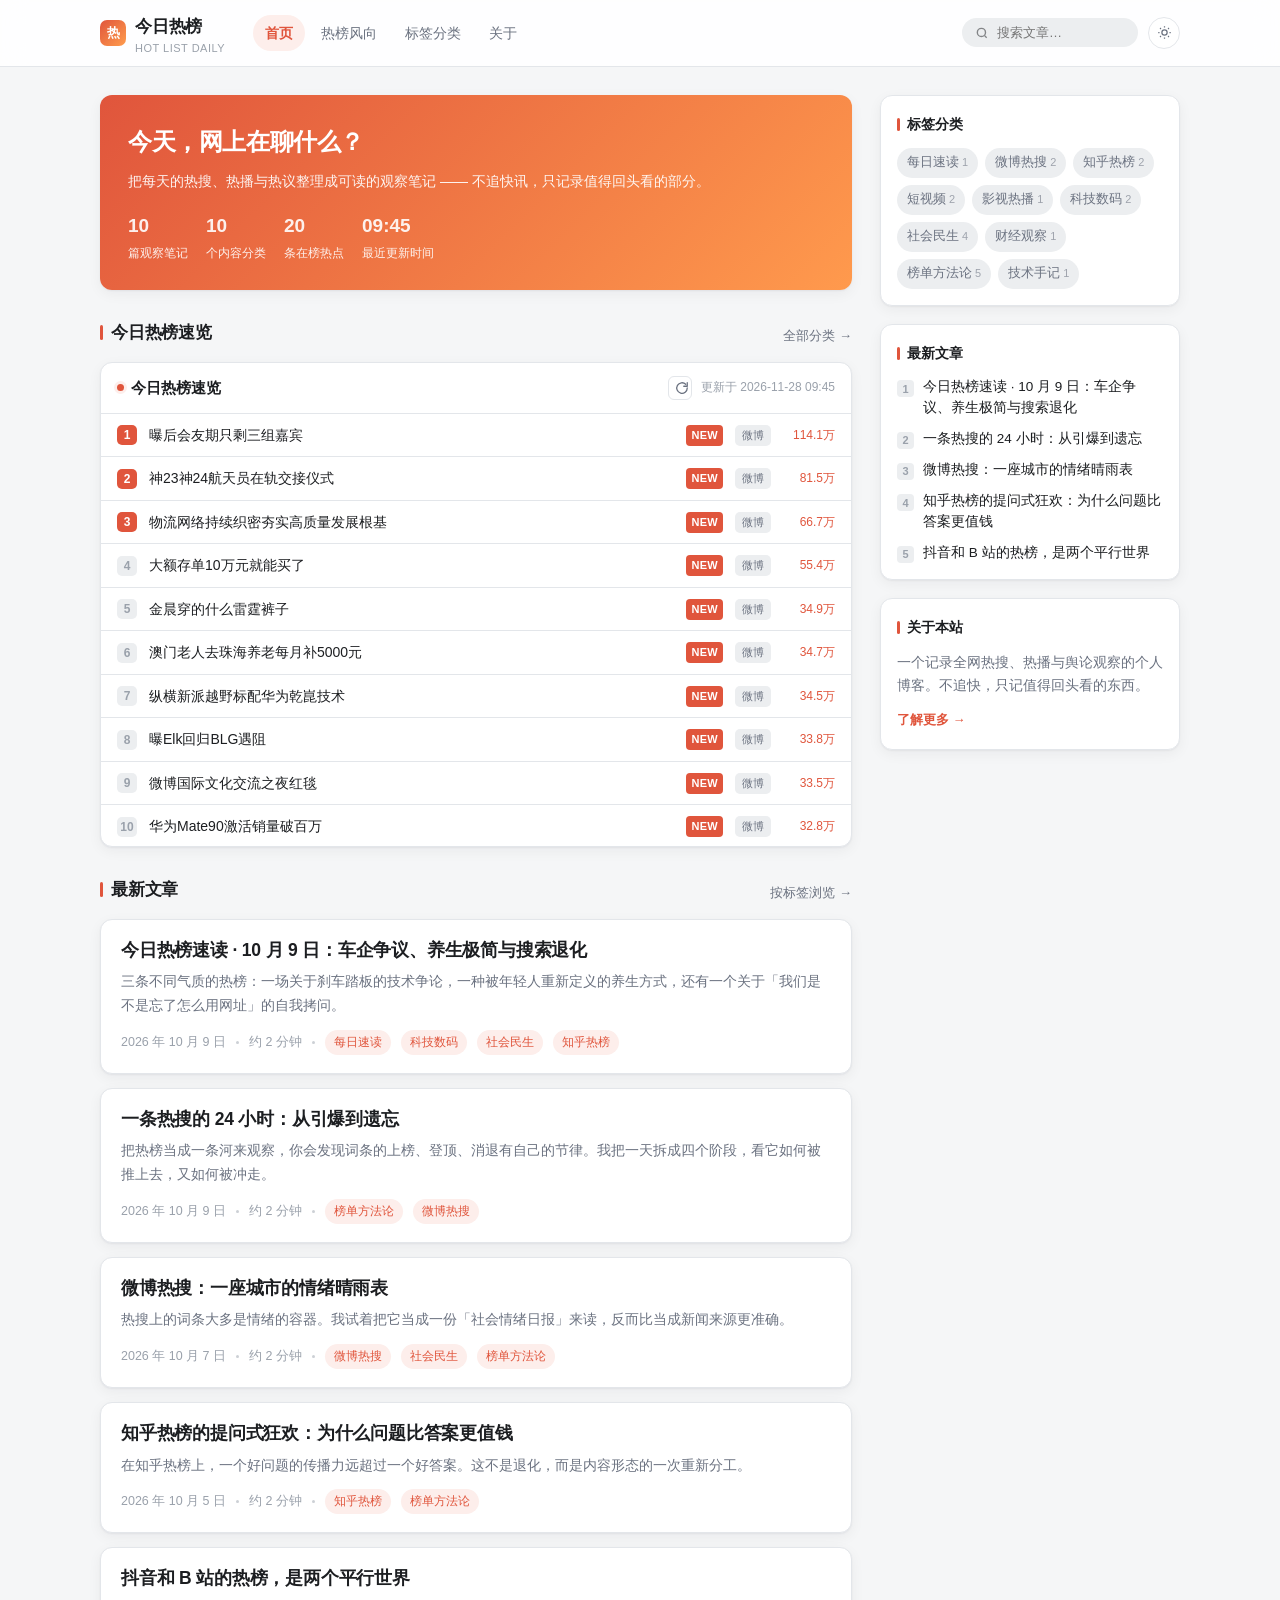
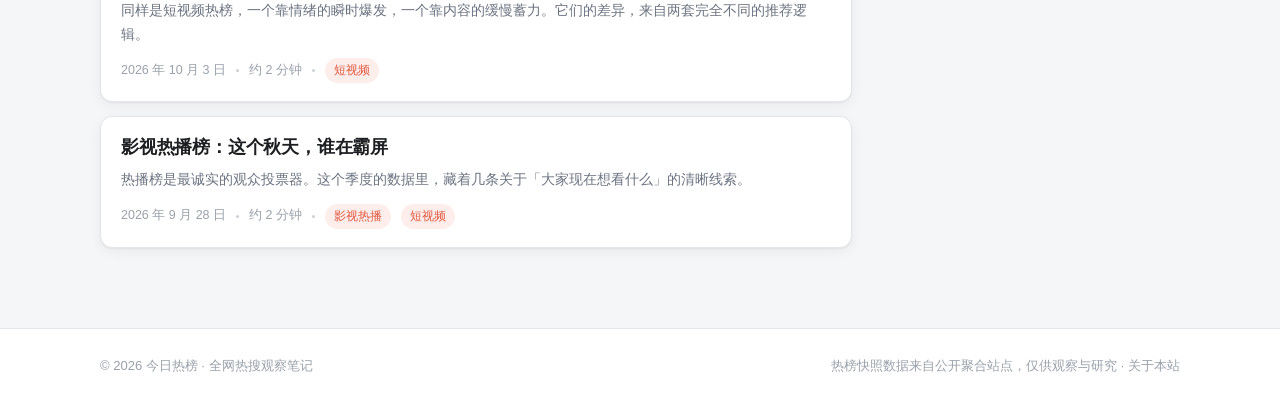
<file: index.html>
<!DOCTYPE html>
<html lang="zh-CN" data-theme="light">
<head>
  <meta charset="UTF-8">
  <meta name="viewport" content="width=device-width, initial-scale=1">
  <title>今日热榜 · 全网热搜观察笔记</title>
  <meta name="description" content="今日热榜 —— 一个记录全网热搜、热播与热点观察的个人博客。">
  <link rel="icon" href="data:image/svg+xml,<svg xmlns='http://www.w3.org/2000/svg' viewBox='0 0 32 32'><rect width='32' height='32' rx='8' fill='%23e0553c'/><text x='16' y='22' font-size='18' text-anchor='middle' fill='white' font-family='sans-serif'>热</text></svg>">
  <link rel="stylesheet" href="assets/css/style.css">
</head>
<body>
  <header class="header">
    <div class="header-inner">
      <a class="brand" href="#/">
        <span class="brand-mark">热</span>
        <span>今日热榜<small>HOT LIST DAILY</small></span>
      </a>

      <nav class="nav">
        <a href="#/" data-nav="home">首页</a>
        <a href="#/insights" data-nav="insights">热榜风向</a>
        <a href="#/tags" data-nav="tags">标签分类</a>
        <a href="#/about" data-nav="about">关于</a>
      </nav>

      <div class="header-right">
        <form class="search" onsubmit="return false;">
          <svg width="14" height="14" viewBox="0 0 24 24" fill="none" stroke="currentColor" stroke-width="2.4">
            <circle cx="11" cy="11" r="7"></circle><path d="M20 20l-3.5-3.5"></path>
          </svg>
          <input id="q" type="search" placeholder="搜索文章…" autocomplete="off">
        </form>
        <button class="icon-btn" id="theme-btn" title="切换深色 / 浅色">
          <svg id="theme-icon" width="15" height="15" viewBox="0 0 24 24" fill="none" stroke="currentColor" stroke-width="2">
            <circle cx="12" cy="12" r="4.2"></circle>
            <path d="M12 2v2M12 20v2M2 12h2M20 12h2M4.9 4.9l1.4 1.4M17.7 17.7l1.4 1.4M19.1 4.9l-1.4 1.4M6.3 17.7l-1.4 1.4"></path>
          </svg>
        </button>
      </div>
    </div>
  </header>

  <main id="app"><div class="wrap"><div class="empty">加载中…</div></div></main>

  <footer class="footer">
    <div class="wrap">
      <div>© 2026 今日热榜 · 全网热搜观察笔记</div>
      <div>热榜快照数据来自公开聚合站点，仅供观察与研究 · <a href="#/about">关于本站</a></div>
    </div>
  </footer>

  <!-- 移动端底部导航：解决 ≤640px 顶部导航被隐藏后无法切换页面的问题 -->
  <nav class="tabbar">
    <a href="#/" data-nav="home">
      <svg viewBox="0 0 24 24" fill="none" stroke="currentColor" stroke-width="2" stroke-linejoin="round"><path d="M3 10.5 12 3l9 7.5"></path><path d="M5 9.5V21h14V9.5"></path></svg>
      <span>首页</span>
    </a>
    <a href="#/insights" data-nav="insights">
      <svg viewBox="0 0 24 24" fill="none" stroke="currentColor" stroke-width="2" stroke-linecap="round"><path d="M4 19V9M10 19V5M16 19v-6M22 19H2"></path></svg>
      <span>风向</span>
    </a>
    <a href="#/tags" data-nav="tags">
      <svg viewBox="0 0 24 24" fill="none" stroke="currentColor" stroke-width="2" stroke-linecap="round"><rect x="3" y="3" width="7" height="7" rx="1.5"></rect><rect x="14" y="3" width="7" height="7" rx="1.5"></rect><rect x="3" y="14" width="7" height="7" rx="1.5"></rect><rect x="14" y="14" width="7" height="7" rx="1.5"></rect></svg>
      <span>标签</span>
    </a>
    <a href="#/about" data-nav="about">
      <svg viewBox="0 0 24 24" fill="none" stroke="currentColor" stroke-width="2" stroke-linecap="round"><circle cx="12" cy="12" r="9"></circle><path d="M12 11v5M12 8h.01"></path></svg>
      <span>关于</span>
    </a>
  </nav>

  <script src="assets/js/marked.min.js"></script>
  <script src="data/hotlist.js"></script>
  <script src="data/posts.js"></script>
  <script src="assets/js/app.js"></script>
</body>
</html>
<script>
window.addEventListener('load', function () {
  setTimeout(function () {
    var out = ['vw=' + window.innerWidth, 'doc=' + document.documentElement.scrollWidth];
    document.querySelectorAll('body *').forEach(function (el) {
      var r = el.getBoundingClientRect();
      if (r.right > window.innerWidth + 1 && r.width > 40) {
        out.push('>>' + (el.className || el.tagName) + ' w=' + Math.round(r.width) + ' right=' + Math.round(r.right));
      }
    });
    document.title = out.slice(0, 15).join(' | ');
  }, 400);
});
</script>
<script>
window.addEventListener('load', function () {
  setTimeout(function () {
    var out = ['vw=' + window.innerWidth, 'doc=' + document.documentElement.scrollWidth];
    document.querySelectorAll('body *').forEach(function (el) {
      var r = el.getBoundingClientRect();
      if (r.right > window.innerWidth + 1 && r.width > 40) out.push('OVER:' + (el.className || el.tagName));
    });
    document.title = out.join(' | ') || 'NO-OVERFLOW';
  }, 400);
});
</script>
</file>
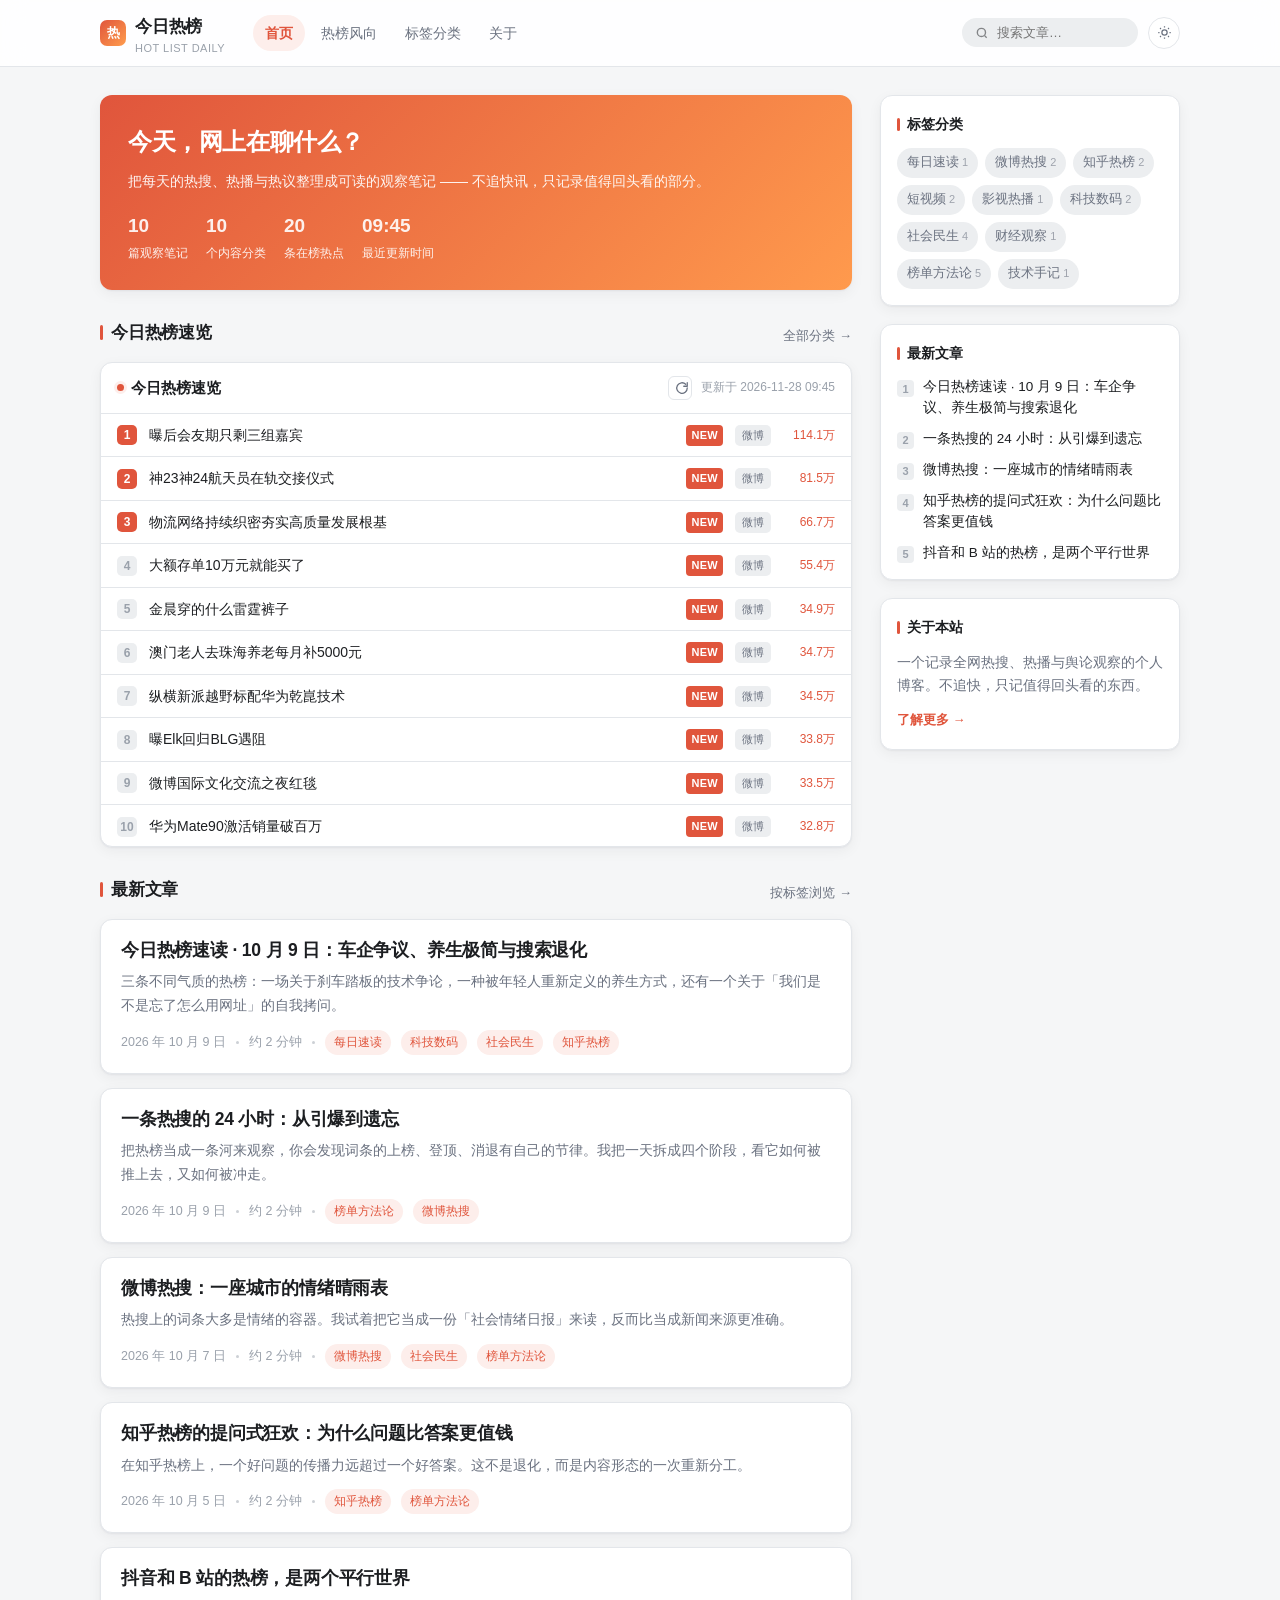
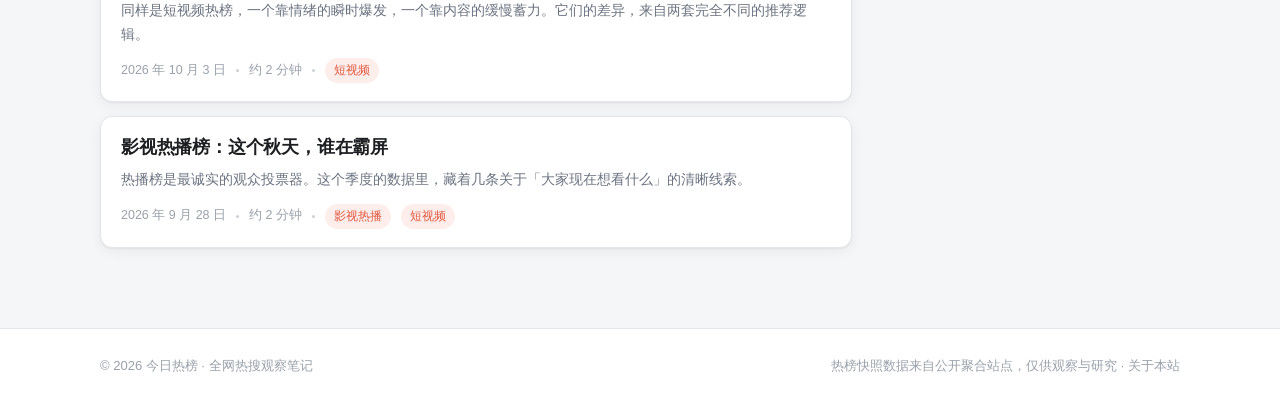
<file: 今日热榜-单文件版.html>
<!DOCTYPE html>
<html lang="zh-CN" data-theme="light">
<head>
  <meta charset="UTF-8">
  <meta name="viewport" content="width=device-width, initial-scale=1">
  <title>今日热榜 · 全网热搜观察笔记</title>
  <meta name="description" content="今日热榜 —— 一个记录全网热搜、热播与热点观察的个人博客。">
  <link rel="icon" href="data:image/svg+xml,<svg xmlns='http://www.w3.org/2000/svg' viewBox='0 0 32 32'><rect width='32' height='32' rx='8' fill='%23e0553c'/><text x='16' y='22' font-size='18' text-anchor='middle' fill='white' font-family='sans-serif'>热</text></svg>">
  <style>
/* ===== 今日热榜 · 基础变量 ===== */
:root {
  --bg: #f5f6f7;
  --bg-soft: #eceef0;
  --card: #ffffff;
  --text: #1c1e21;
  --text-dim: #6b7280;
  --text-faint: #9aa1ab;
  --border: #e3e6ea;
  --accent: #e0553c;
  --accent-soft: #fdeeeb;
  --accent-2: #2f6fed;
  --shadow: 0 1px 2px rgba(16, 24, 40, .05), 0 4px 14px rgba(16, 24, 40, .05);
  --radius: 12px;
  --radius-sm: 8px;
  --maxw: 1120px;
  --font: -apple-system, BlinkMacSystemFont, "Segoe UI", "PingFang SC",
          "Hiragino Sans GB", "Microsoft YaHei", "Source Han Sans SC", sans-serif;
  --mono: "SFMono-Regular", Menlo, Consolas, "Liberation Mono", monospace;
}

html[data-theme="dark"] {
  --bg: #16181c;
  --bg-soft: #1d2025;
  --card: #1e2228;
  --text: #e6e8eb;
  --text-dim: #9aa3ae;
  --text-faint: #6b7280;
  --border: #2c3138;
  --accent: #ff6f56;
  --accent-soft: #35211d;
  --accent-2: #6d9bff;
  --shadow: 0 1px 2px rgba(0, 0, 0, .3), 0 4px 14px rgba(0, 0, 0, .25);
}

* { box-sizing: border-box; }

html { scroll-behavior: smooth; }

body {
  margin: 0;
  background: var(--bg);
  color: var(--text);
  font-family: var(--font);
  font-size: 15px;
  line-height: 1.75;
  -webkit-font-smoothing: antialiased;
}

a { color: inherit; text-decoration: none; }
img { max-width: 100%; }

.wrap { max-width: var(--maxw); margin: 0 auto; padding: 0 20px; }

/* ===== 顶栏 ===== */
.header {
  position: sticky;
  top: 0;
  z-index: 50;
  background: color-mix(in srgb, var(--card) 88%, transparent);
  backdrop-filter: saturate(180%) blur(12px);
  border-bottom: 1px solid var(--border);
}
.header-inner {
  max-width: var(--maxw);
  margin: 0 auto;
  padding: 12px 20px;
  display: flex;
  align-items: center;
  gap: 20px;
}
.brand { display: flex; align-items: center; gap: 9px; font-weight: 700; font-size: 17px; letter-spacing: -.2px; }
.brand-mark {
  width: 26px; height: 26px; border-radius: 7px;
  background: linear-gradient(135deg, var(--accent), #ff9d4d);
  color: #fff; font-size: 13px; font-weight: 700;
  display: grid; place-items: center;
}
.brand small { display: block; font-size: 11px; font-weight: 500; color: var(--text-faint); letter-spacing: .5px; line-height: 1.1; }

.nav { display: flex; gap: 4px; margin-left: 8px; }
.nav a {
  padding: 6px 12px; border-radius: 999px; font-size: 14px;
  color: var(--text-dim); transition: .15s;
}
.nav a:hover { background: var(--bg-soft); color: var(--text); }
.nav a.active { background: var(--accent-soft); color: var(--accent); font-weight: 600; }

.header-right { margin-left: auto; display: flex; align-items: center; gap: 10px; }

.search {
  display: flex; align-items: center; gap: 6px;
  background: var(--bg-soft); border: 1px solid transparent;
  border-radius: 999px; padding: 5px 12px; transition: .15s;
}
.search:focus-within { border-color: var(--accent); background: var(--card); }
.search input {
  border: none; outline: none; background: transparent;
  color: var(--text); font-size: 13px; width: 130px; font-family: var(--font);
}
.search svg { flex: none; opacity: .5; }

.icon-btn {
  width: 32px; height: 32px; border-radius: 50%;
  border: 1px solid var(--border); background: var(--card);
  color: var(--text-dim); cursor: pointer; display: grid; place-items: center;
  transition: .15s;
}
.icon-btn:hover { color: var(--accent); border-color: var(--accent); }

/* ===== 布局 ===== */
.layout { display: grid; grid-template-columns: minmax(0, 1fr) 300px; gap: 28px; padding: 28px 0 60px; align-items: start; }
.layout.single { grid-template-columns: minmax(0, 760px); justify-content: center; }

/* ===== Hero ===== */
.hero {
  background: linear-gradient(135deg, var(--accent) 0%, #ff9a4d 100%);
  border-radius: var(--radius);
  color: #fff; padding: 26px 28px; margin-bottom: 24px;
  box-shadow: var(--shadow);
}
.hero h1 { margin: 0 0 6px; font-size: 24px; letter-spacing: -.4px; }
.hero p { margin: 0; opacity: .92; font-size: 14px; }
.hero-meta { display: flex; gap: 18px; margin-top: 16px; flex-wrap: wrap; }
.hero-meta div { font-size: 12px; opacity: .9; }
.hero-meta b { display: block; font-size: 19px; font-weight: 700; opacity: 1; }

/* ===== 卡片 ===== */
.card { background: var(--card); border: 1px solid var(--border); border-radius: var(--radius); box-shadow: var(--shadow); }

.sec-head { display: flex; align-items: baseline; justify-content: space-between; margin: 28px 0 14px; }
.sec-head h2 { margin: 0; font-size: 17px; letter-spacing: -.2px; display: flex; align-items: center; gap: 8px; }
.sec-head h2::before { content: ""; width: 3px; height: 15px; border-radius: 2px; background: var(--accent); }
.sec-head .more { font-size: 13px; color: var(--text-dim); }
.sec-head .more:hover { color: var(--accent); }

/* 热榜速览 */
.hot { overflow: hidden; }
.hot-head {
  display: flex; align-items: center; justify-content: space-between;
  padding: 12px 16px; border-bottom: 1px solid var(--border);
}
.hot-head .t { font-weight: 700; font-size: 15px; display: flex; align-items: center; gap: 7px; }
.dot { width: 7px; height: 7px; border-radius: 50%; background: var(--accent); box-shadow: 0 0 0 3px var(--accent-soft); }
.hot-head .u { font-size: 12px; color: var(--text-faint); }
.hu-wrap { display: flex; align-items: center; }
.refresh-btn {
  width: 24px; height: 24px; margin-right: 9px; flex: none;
  display: grid; place-items: center; border-radius: 6px;
  border: 1px solid var(--border); background: var(--card);
  color: var(--text-dim); cursor: pointer; transition: .15s;
}
.refresh-btn:hover { color: var(--accent); border-color: var(--accent); }
.refresh-btn:disabled { cursor: default; }
.refresh-btn.loading { color: var(--accent); }
.refresh-btn.loading svg { animation: spin .8s linear infinite; }
.refresh-btn.done { color: #16a34a; border-color: #16a34a; }
.refresh-btn.fail { color: var(--accent); border-color: var(--accent); }
@keyframes spin { to { transform: rotate(360deg); } }
.hot-list { max-height: 432px; overflow-y: auto; }
.hot-item {
  display: flex; align-items: center; gap: 12px;
  padding: 9px 16px; border-bottom: 1px solid var(--border); font-size: 14px;
}
.hot-item:last-child { border-bottom: none; }
.hot-item:hover { background: var(--bg-soft); }
.rank { width: 20px; height: 20px; flex: none; border-radius: 5px; display: grid; place-items: center; font-size: 12px; font-weight: 700; color: var(--text-faint); background: var(--bg-soft); }
.hot-item:nth-child(1) .rank, .hot-item:nth-child(2) .rank, .hot-item:nth-child(3) .rank { background: var(--accent); color: #fff; }
.hot-title { flex: 1; min-width: 0; overflow: hidden; text-overflow: ellipsis; white-space: nowrap; }
.hot-title:hover { color: var(--accent); }
.src { flex: none; font-size: 11px; padding: 1px 7px; border-radius: 5px; background: var(--bg-soft); color: var(--text-dim); }
.heat { flex: none; font-size: 12px; color: var(--accent); font-variant-numeric: tabular-nums; width: 52px; text-align: right; }

/* 升降趋势标记 */
.trend { flex: none; font-size: 11px; padding: 1px 5px; border-radius: 4px; font-variant-numeric: tabular-nums; }
.trend.is-new { background: var(--accent); color: #fff; font-weight: 700; letter-spacing: .3px; }
.trend.up { color: #e0362a; }     /* 上升：红 */
.trend.down { color: #12a150; }   /* 下降：绿 */
.trend.flat { color: var(--text-faint); opacity: .45; }

/* ===== 热榜风向页 ===== */
.stat-grid { display: grid; grid-template-columns: repeat(4, 1fr); gap: 10px; padding: 18px; }
.stat-box { text-align: center; padding: 4px 0; }
.stat-box b { display: block; font-size: 22px; color: var(--accent); font-variant-numeric: tabular-nums; }
.stat-box span { font-size: 12.5px; color: var(--text-dim); }
.insight-card { padding: 16px 18px; }
.stat-row { display: flex; align-items: center; gap: 12px; padding: 5px 0; font-size: 13.5px; }
.stat-lab { flex: none; width: 56px; color: var(--text-dim); }
.stat-bar { flex: 1; height: 8px; border-radius: 4px; background: var(--bg-soft); overflow: hidden; }
.stat-bar i { display: block; height: 100%; border-radius: 4px; background: linear-gradient(90deg, var(--accent), #ff9a4d); }
.stat-val { flex: none; width: 34px; text-align: right; color: var(--text-dim); font-variant-numeric: tabular-nums; }
.mini-item .hint { display: block; font-style: normal; font-size: 11.5px; color: var(--text-faint); margin-top: 1px; }

/* 提示条 */
.tip {
  background: var(--accent-soft); border: 1px solid var(--border);
  border-left: 3px solid var(--accent); border-radius: var(--radius-sm);
  padding: 11px 14px; margin-bottom: 18px; font-size: 13.5px; color: var(--text-dim);
}
.tip code { background: var(--card); padding: 1px 5px; border-radius: 4px; font-family: var(--mono); font-size: 12.5px; color: var(--accent); }

/* 文章列表 */
.post-list { display: flex; flex-direction: column; gap: 14px; }
.post-card {
  background: var(--card); border: 1px solid var(--border); border-radius: var(--radius);
  padding: 18px 20px; box-shadow: var(--shadow); transition: .18s;
}
.post-card:hover { border-color: var(--accent); transform: translateY(-2px); }
.post-card h3 { margin: 0 0 7px; font-size: 17.5px; line-height: 1.45; letter-spacing: -.2px; }
.post-card h3 a:hover { color: var(--accent); }
.post-excerpt { margin: 0 0 12px; color: var(--text-dim); font-size: 14px; line-height: 1.7; display: -webkit-box; -webkit-line-clamp: 2; -webkit-box-orient: vertical; overflow: hidden; }
.post-meta { display: flex; align-items: center; gap: 10px; flex-wrap: wrap; font-size: 12.5px; color: var(--text-faint); }
.post-meta .sep { width: 3px; height: 3px; border-radius: 50%; background: var(--text-faint); opacity: .5; }

.tag-chip {
  font-size: 12px; padding: 2px 9px; border-radius: 999px;
  background: var(--accent-soft); color: var(--accent); transition: .15s;
}
.tag-chip:hover { background: var(--accent); color: #fff; }

/* 侧边栏 */
.side { display: flex; flex-direction: column; gap: 18px; position: sticky; top: 74px; }
.side-card { background: var(--card); border: 1px solid var(--border); border-radius: var(--radius); padding: 16px; box-shadow: var(--shadow); }
.side-card h4 { margin: 0 0 12px; font-size: 14px; display: flex; align-items: center; gap: 7px; }
.side-card h4::before { content: ""; width: 3px; height: 13px; border-radius: 2px; background: var(--accent); }
.tag-cloud { display: flex; flex-wrap: wrap; gap: 7px; }
.tag-cloud a { font-size: 12.5px; padding: 4px 10px; border-radius: 999px; background: var(--bg-soft); color: var(--text-dim); transition: .15s; }
.tag-cloud a:hover { background: var(--accent); color: #fff; }
.tag-cloud a.on { background: var(--accent); color: #fff; }
.tag-cloud a span { opacity: .6; margin-left: 3px; font-size: 11px; }

.mini-list { display: flex; flex-direction: column; gap: 11px; }
.mini-item { display: flex; gap: 9px; font-size: 13.5px; line-height: 1.5; }
.mini-item .n { flex: none; width: 17px; height: 17px; border-radius: 4px; background: var(--bg-soft); color: var(--text-faint); font-size: 11px; display: grid; place-items: center; font-weight: 700; margin-top: 3px; }
.mini-item:hover a { color: var(--accent); }

.about-mini p { margin: 0; font-size: 13.5px; color: var(--text-dim); line-height: 1.7; }
.about-mini .btn { display: inline-block; margin-top: 12px; font-size: 13px; color: var(--accent); font-weight: 600; }

/* ===== 文章详情 ===== */
.article { padding: 32px 36px; }
.article-head { border-bottom: 1px solid var(--border); padding-bottom: 18px; margin-bottom: 26px; }
.article-head h1 { margin: 10px 0 12px; font-size: 27px; line-height: 1.4; letter-spacing: -.5px; }
.article-meta { display: flex; align-items: center; gap: 10px; flex-wrap: wrap; font-size: 13px; color: var(--text-faint); }

.md { font-size: 15.5px; line-height: 1.85; color: var(--text); }
.md h2 { font-size: 20px; margin: 34px 0 14px; padding-bottom: 8px; border-bottom: 1px solid var(--border); letter-spacing: -.3px; }
.md h3 { font-size: 16.5px; margin: 26px 0 10px; }
.md h4 { font-size: 15px; margin: 20px 0 8px; color: var(--text-dim); }
.md p { margin: 0 0 15px; }
.md ul, .md ol { margin: 0 0 16px; padding-left: 22px; }
.md li { margin-bottom: 6px; }
.md li::marker { color: var(--accent); }
.md strong { color: var(--text); font-weight: 600; }
.md a { color: var(--accent-2); text-decoration: underline; text-underline-offset: 2px; }
.md blockquote {
  margin: 18px 0; padding: 12px 16px; border-left: 3px solid var(--accent);
  background: var(--accent-soft); border-radius: 0 var(--radius-sm) var(--radius-sm) 0;
  color: var(--text); font-size: 14.5px;
}
.md blockquote p:last-child { margin-bottom: 0; }
.md code {
  background: var(--bg-soft); padding: 2px 6px; border-radius: 4px;
  font-family: var(--mono); font-size: 13px; color: var(--accent);
}
.md pre {
  background: var(--bg-soft); border: 1px solid var(--border); border-radius: var(--radius-sm);
  padding: 14px 16px; overflow-x: auto; margin: 0 0 18px; line-height: 1.65; position: relative;
}
.md pre code { background: none; padding: 0; color: var(--text); font-size: 13px; }

/* 代码块语言标签 */
.md pre[data-lang]:not([data-lang="text"])::after {
  content: attr(data-lang);
  position: absolute; top: 6px; right: 11px;
  font-size: 10px; letter-spacing: .6px; text-transform: uppercase;
  color: var(--text-faint); pointer-events: none; user-select: none;
}
/* 语法高亮配色 */
.tok-kw { color: #d73a49; }
.tok-str { color: #0a3069; }
.tok-cm { color: #6e7781; font-style: italic; }
.tok-num { color: #0550ae; }
html[data-theme="dark"] .tok-kw { color: #ff7b72; }
html[data-theme="dark"] .tok-str { color: #a5d6ff; }
html[data-theme="dark"] .tok-cm { color: #8b949e; }
html[data-theme="dark"] .tok-num { color: #79c0ff; }
.md table { width: 100%; border-collapse: collapse; margin: 0 0 18px; font-size: 14px; display: block; overflow-x: auto; }
.md th, .md td { border: 1px solid var(--border); padding: 8px 12px; text-align: left; }
.md th { background: var(--bg-soft); font-weight: 600; }
.md hr { border: none; border-top: 1px solid var(--border); margin: 28px 0; }

.toc {
  background: var(--bg-soft); border-radius: var(--radius-sm);
  padding: 14px 16px; margin-bottom: 26px; font-size: 13.5px;
}
.toc b { display: block; margin-bottom: 8px; font-size: 13px; color: var(--text-dim); }
.toc a { display: block; padding: 3px 0; color: var(--text-dim); }
.toc a.lv3 { padding-left: 14px; font-size: 13px; opacity: .85; }
.toc a:hover { color: var(--accent); }

.article-tags { display: flex; gap: 8px; flex-wrap: wrap; margin-top: 30px; padding-top: 20px; border-top: 1px solid var(--border); }
.pager { display: grid; grid-template-columns: 1fr 1fr; gap: 14px; margin-top: 18px; }
.pager a { padding: 14px 16px; background: var(--card); border: 1px solid var(--border); border-radius: var(--radius); font-size: 13.5px; box-shadow: var(--shadow); }
.pager a:hover { border-color: var(--accent); }
.pager .lab { display: block; font-size: 11.5px; color: var(--text-faint); margin-bottom: 4px; }
.pager .next { text-align: right; }

/* ===== 标签页 ===== */
.page-head { padding: 30px 0 8px; }
.page-head h1 { margin: 0 0 8px; font-size: 26px; letter-spacing: -.4px; }
.page-head p { margin: 0; color: var(--text-dim); font-size: 14px; }

.tag-grid { display: grid; grid-template-columns: repeat(auto-fill, minmax(210px, 1fr)); gap: 14px; margin: 24px 0 40px; }
.tag-box { background: var(--card); border: 1px solid var(--border); border-radius: var(--radius); padding: 18px; box-shadow: var(--shadow); transition: .18s; }
.tag-box:hover { border-color: var(--accent); transform: translateY(-2px); }
.tag-box .name { font-weight: 600; font-size: 15.5px; margin-bottom: 5px; }
.tag-box .cnt { font-size: 12.5px; color: var(--text-faint); margin-bottom: 10px; }
.tag-box .bar { height: 4px; border-radius: 2px; background: var(--bg-soft); overflow: hidden; }
.tag-box .bar i { display: block; height: 100%; background: var(--accent); border-radius: 2px; }

/* ===== 关于页 ===== */
.about-hero { display: flex; gap: 20px; align-items: center; padding: 26px; margin-bottom: 20px; }
.avatar {
  width: 64px; height: 64px; flex: none; border-radius: 18px;
  background: linear-gradient(135deg, var(--accent), #ff9a4d);
  color: #fff; display: grid; place-items: center; font-size: 24px; font-weight: 700;
}
.about-hero h1 { margin: 0 0 5px; font-size: 21px; }
.about-hero p { margin: 0; color: var(--text-dim); font-size: 14px; }

/* ===== 页脚 ===== */
.footer { border-top: 1px solid var(--border); background: var(--card); padding: 26px 0; margin-top: 20px; }
.footer .wrap { display: flex; justify-content: space-between; gap: 14px; flex-wrap: wrap; font-size: 13px; color: var(--text-faint); }
.footer a:hover { color: var(--accent); }

.empty { padding: 60px 20px; text-align: center; color: var(--text-faint); }

/* ===== 无障碍：键盘焦点 ===== */
a:focus-visible, button:focus-visible, input:focus-visible, [tabindex]:focus-visible {
  outline: 2px solid var(--accent);
  outline-offset: 2px;
  border-radius: 6px;
}

/* ===== 底部导航（移动端） ===== */
.tabbar { display: none; }

/* ===== 响应式 ===== */
@media (max-width: 900px) {
  .layout, .layout.single { grid-template-columns: minmax(0, 1fr); }
  .side { position: static; }
  .search input { width: 90px; }
}
@media (max-width: 640px) {
  .nav { display: none; }
  .brand small { display: none; }
  .article { padding: 22px 18px; }
  .article-head h1 { font-size: 22px; }
  .hero { padding: 20px; }
  .hero h1 { font-size: 20px; }
  .pager { grid-template-columns: 1fr; }
  .pager .next { text-align: left; }
  .stat-grid { grid-template-columns: repeat(2, 1fr); }
  .trend.flat { display: none; }

  /* 顶部导航隐藏后，改用底部 Tab 栏导航 */
  body { padding-bottom: 62px; }
  .tabbar {
    position: fixed; left: 0; right: 0; bottom: 0; z-index: 60;
    display: flex;
    background: color-mix(in srgb, var(--card) 94%, transparent);
    backdrop-filter: saturate(180%) blur(12px);
    border-top: 1px solid var(--border);
    padding-bottom: env(safe-area-inset-bottom, 0);
  }
  .tabbar a {
    flex: 1; display: flex; flex-direction: column; align-items: center; gap: 3px;
    padding: 7px 0 6px; font-size: 11px; color: var(--text-faint); transition: .15s;
  }
  .tabbar a svg { width: 21px; height: 21px; }
  .tabbar a.active { color: var(--accent); font-weight: 600; }
}

/* ===== 减弱动画偏好 ===== */
@media (prefers-reduced-motion: reduce) {
  html { scroll-behavior: auto; }
  *, *::before, *::after {
    animation-duration: .001ms !important;
    animation-iteration-count: 1 !important;
    transition-duration: .001ms !important;
  }
}

</style>
</head>
<body>
  <header class="header">
    <div class="header-inner">
      <a class="brand" href="#/">
        <span class="brand-mark">热</span>
        <span>今日热榜<small>HOT LIST DAILY</small></span>
      </a>

      <nav class="nav">
        <a href="#/" data-nav="home">首页</a>
        <a href="#/insights" data-nav="insights">热榜风向</a>
        <a href="#/tags" data-nav="tags">标签分类</a>
        <a href="#/about" data-nav="about">关于</a>
      </nav>

      <div class="header-right">
        <form class="search" onsubmit="return false;">
          <svg width="14" height="14" viewBox="0 0 24 24" fill="none" stroke="currentColor" stroke-width="2.4">
            <circle cx="11" cy="11" r="7"></circle><path d="M20 20l-3.5-3.5"></path>
          </svg>
          <input id="q" type="search" placeholder="搜索文章…" autocomplete="off">
        </form>
        <button class="icon-btn" id="theme-btn" title="切换深色 / 浅色">
          <svg id="theme-icon" width="15" height="15" viewBox="0 0 24 24" fill="none" stroke="currentColor" stroke-width="2">
            <circle cx="12" cy="12" r="4.2"></circle>
            <path d="M12 2v2M12 20v2M2 12h2M20 12h2M4.9 4.9l1.4 1.4M17.7 17.7l1.4 1.4M19.1 4.9l-1.4 1.4M6.3 17.7l-1.4 1.4"></path>
          </svg>
        </button>
      </div>
    </div>
  </header>

  <main id="app"><div class="wrap"><div class="empty">加载中…</div></div></main>

  <footer class="footer">
    <div class="wrap">
      <div>© 2026 今日热榜 · 全网热搜观察笔记</div>
      <div>热榜快照数据来自公开聚合站点，仅供观察与研究 · <a href="#/about">关于本站</a></div>
    </div>
  </footer>

  <!-- 移动端底部导航：解决 ≤640px 顶部导航被隐藏后无法切换页面的问题 -->
  <nav class="tabbar">
    <a href="#/" data-nav="home">
      <svg viewBox="0 0 24 24" fill="none" stroke="currentColor" stroke-width="2" stroke-linejoin="round"><path d="M3 10.5 12 3l9 7.5"></path><path d="M5 9.5V21h14V9.5"></path></svg>
      <span>首页</span>
    </a>
    <a href="#/insights" data-nav="insights">
      <svg viewBox="0 0 24 24" fill="none" stroke="currentColor" stroke-width="2" stroke-linecap="round"><path d="M4 19V9M10 19V5M16 19v-6M22 19H2"></path></svg>
      <span>风向</span>
    </a>
    <a href="#/tags" data-nav="tags">
      <svg viewBox="0 0 24 24" fill="none" stroke="currentColor" stroke-width="2" stroke-linecap="round"><rect x="3" y="3" width="7" height="7" rx="1.5"></rect><rect x="14" y="3" width="7" height="7" rx="1.5"></rect><rect x="3" y="14" width="7" height="7" rx="1.5"></rect><rect x="14" y="14" width="7" height="7" rx="1.5"></rect></svg>
      <span>标签</span>
    </a>
    <a href="#/about" data-nav="about">
      <svg viewBox="0 0 24 24" fill="none" stroke="currentColor" stroke-width="2" stroke-linecap="round"><circle cx="12" cy="12" r="9"></circle><path d="M12 11v5M12 8h.01"></path></svg>
      <span>关于</span>
    </a>
  </nav>

  <script>
/**
 * marked v12.0.2 - a markdown parser
 * Copyright (c) 2011-2024, Christopher Jeffrey. (MIT Licensed)
 * https://github.com/markedjs/marked
 */
!function(e,t){"object"==typeof exports&&"undefined"!=typeof module?t(exports):"function"==typeof define&&define.amd?define(["exports"],t):t((e="undefined"!=typeof globalThis?globalThis:e||self).marked={})}(this,(function(e){"use strict";function t(){return{async:!1,breaks:!1,extensions:null,gfm:!0,hooks:null,pedantic:!1,renderer:null,silent:!1,tokenizer:null,walkTokens:null}}function n(t){e.defaults=t}e.defaults={async:!1,breaks:!1,extensions:null,gfm:!0,hooks:null,pedantic:!1,renderer:null,silent:!1,tokenizer:null,walkTokens:null};const s=/[&<>"']/,r=new RegExp(s.source,"g"),i=/[<>"']|&(?!(#\d{1,7}|#[Xx][a-fA-F0-9]{1,6}|\w+);)/,l=new RegExp(i.source,"g"),o={"&":"&amp;","<":"&lt;",">":"&gt;",'"':"&quot;","'":"&#39;"},a=e=>o[e];function c(e,t){if(t){if(s.test(e))return e.replace(r,a)}else if(i.test(e))return e.replace(l,a);return e}const h=/&(#(?:\d+)|(?:#x[0-9A-Fa-f]+)|(?:\w+));?/gi;function p(e){return e.replace(h,((e,t)=>"colon"===(t=t.toLowerCase())?":":"#"===t.charAt(0)?"x"===t.charAt(1)?String.fromCharCode(parseInt(t.substring(2),16)):String.fromCharCode(+t.substring(1)):""))}const u=/(^|[^\[])\^/g;function k(e,t){let n="string"==typeof e?e:e.source;t=t||"";const s={replace:(e,t)=>{let r="string"==typeof t?t:t.source;return r=r.replace(u,"$1"),n=n.replace(e,r),s},getRegex:()=>new RegExp(n,t)};return s}function g(e){try{e=encodeURI(e).replace(/%25/g,"%")}catch(e){return null}return e}const f={exec:()=>null};function d(e,t){const n=e.replace(/\|/g,((e,t,n)=>{let s=!1,r=t;for(;--r>=0&&"\\"===n[r];)s=!s;return s?"|":" |"})).split(/ \|/);let s=0;if(n[0].trim()||n.shift(),n.length>0&&!n[n.length-1].trim()&&n.pop(),t)if(n.length>t)n.splice(t);else for(;n.length<t;)n.push("");for(;s<n.length;s++)n[s]=n[s].trim().replace(/\\\|/g,"|");return n}function x(e,t,n){const s=e.length;if(0===s)return"";let r=0;for(;r<s;){const i=e.charAt(s-r-1);if(i!==t||n){if(i===t||!n)break;r++}else r++}return e.slice(0,s-r)}function b(e,t,n,s){const r=t.href,i=t.title?c(t.title):null,l=e[1].replace(/\\([\[\]])/g,"$1");if("!"!==e[0].charAt(0)){s.state.inLink=!0;const e={type:"link",raw:n,href:r,title:i,text:l,tokens:s.inlineTokens(l)};return s.state.inLink=!1,e}return{type:"image",raw:n,href:r,title:i,text:c(l)}}class w{options;rules;lexer;constructor(t){this.options=t||e.defaults}space(e){const t=this.rules.block.newline.exec(e);if(t&&t[0].length>0)return{type:"space",raw:t[0]}}code(e){const t=this.rules.block.code.exec(e);if(t){const e=t[0].replace(/^ {1,4}/gm,"");return{type:"code",raw:t[0],codeBlockStyle:"indented",text:this.options.pedantic?e:x(e,"\n")}}}fences(e){const t=this.rules.block.fences.exec(e);if(t){const e=t[0],n=function(e,t){const n=e.match(/^(\s+)(?:```)/);if(null===n)return t;const s=n[1];return t.split("\n").map((e=>{const t=e.match(/^\s+/);if(null===t)return e;const[n]=t;return n.length>=s.length?e.slice(s.length):e})).join("\n")}(e,t[3]||"");return{type:"code",raw:e,lang:t[2]?t[2].trim().replace(this.rules.inline.anyPunctuation,"$1"):t[2],text:n}}}heading(e){const t=this.rules.block.heading.exec(e);if(t){let e=t[2].trim();if(/#$/.test(e)){const t=x(e,"#");this.options.pedantic?e=t.trim():t&&!/ $/.test(t)||(e=t.trim())}return{type:"heading",raw:t[0],depth:t[1].length,text:e,tokens:this.lexer.inline(e)}}}hr(e){const t=this.rules.block.hr.exec(e);if(t)return{type:"hr",raw:t[0]}}blockquote(e){const t=this.rules.block.blockquote.exec(e);if(t){let e=t[0].replace(/\n {0,3}((?:=+|-+) *)(?=\n|$)/g,"\n    $1");e=x(e.replace(/^ *>[ \t]?/gm,""),"\n");const n=this.lexer.state.top;this.lexer.state.top=!0;const s=this.lexer.blockTokens(e);return this.lexer.state.top=n,{type:"blockquote",raw:t[0],tokens:s,text:e}}}list(e){let t=this.rules.block.list.exec(e);if(t){let n=t[1].trim();const s=n.length>1,r={type:"list",raw:"",ordered:s,start:s?+n.slice(0,-1):"",loose:!1,items:[]};n=s?`\\d{1,9}\\${n.slice(-1)}`:`\\${n}`,this.options.pedantic&&(n=s?n:"[*+-]");const i=new RegExp(`^( {0,3}${n})((?:[\t ][^\\n]*)?(?:\\n|$))`);let l="",o="",a=!1;for(;e;){let n=!1;if(!(t=i.exec(e)))break;if(this.rules.block.hr.test(e))break;l=t[0],e=e.substring(l.length);let s=t[2].split("\n",1)[0].replace(/^\t+/,(e=>" ".repeat(3*e.length))),c=e.split("\n",1)[0],h=0;this.options.pedantic?(h=2,o=s.trimStart()):(h=t[2].search(/[^ ]/),h=h>4?1:h,o=s.slice(h),h+=t[1].length);let p=!1;if(!s&&/^ *$/.test(c)&&(l+=c+"\n",e=e.substring(c.length+1),n=!0),!n){const t=new RegExp(`^ {0,${Math.min(3,h-1)}}(?:[*+-]|\\d{1,9}[.)])((?:[ \t][^\\n]*)?(?:\\n|$))`),n=new RegExp(`^ {0,${Math.min(3,h-1)}}((?:- *){3,}|(?:_ *){3,}|(?:\\* *){3,})(?:\\n+|$)`),r=new RegExp(`^ {0,${Math.min(3,h-1)}}(?:\`\`\`|~~~)`),i=new RegExp(`^ {0,${Math.min(3,h-1)}}#`);for(;e;){const a=e.split("\n",1)[0];if(c=a,this.options.pedantic&&(c=c.replace(/^ {1,4}(?=( {4})*[^ ])/g,"  ")),r.test(c))break;if(i.test(c))break;if(t.test(c))break;if(n.test(e))break;if(c.search(/[^ ]/)>=h||!c.trim())o+="\n"+c.slice(h);else{if(p)break;if(s.search(/[^ ]/)>=4)break;if(r.test(s))break;if(i.test(s))break;if(n.test(s))break;o+="\n"+c}p||c.trim()||(p=!0),l+=a+"\n",e=e.substring(a.length+1),s=c.slice(h)}}r.loose||(a?r.loose=!0:/\n *\n *$/.test(l)&&(a=!0));let u,k=null;this.options.gfm&&(k=/^\[[ xX]\] /.exec(o),k&&(u="[ ] "!==k[0],o=o.replace(/^\[[ xX]\] +/,""))),r.items.push({type:"list_item",raw:l,task:!!k,checked:u,loose:!1,text:o,tokens:[]}),r.raw+=l}r.items[r.items.length-1].raw=l.trimEnd(),r.items[r.items.length-1].text=o.trimEnd(),r.raw=r.raw.trimEnd();for(let e=0;e<r.items.length;e++)if(this.lexer.state.top=!1,r.items[e].tokens=this.lexer.blockTokens(r.items[e].text,[]),!r.loose){const t=r.items[e].tokens.filter((e=>"space"===e.type)),n=t.length>0&&t.some((e=>/\n.*\n/.test(e.raw)));r.loose=n}if(r.loose)for(let e=0;e<r.items.length;e++)r.items[e].loose=!0;return r}}html(e){const t=this.rules.block.html.exec(e);if(t){return{type:"html",block:!0,raw:t[0],pre:"pre"===t[1]||"script"===t[1]||"style"===t[1],text:t[0]}}}def(e){const t=this.rules.block.def.exec(e);if(t){const e=t[1].toLowerCase().replace(/\s+/g," "),n=t[2]?t[2].replace(/^<(.*)>$/,"$1").replace(this.rules.inline.anyPunctuation,"$1"):"",s=t[3]?t[3].substring(1,t[3].length-1).replace(this.rules.inline.anyPunctuation,"$1"):t[3];return{type:"def",tag:e,raw:t[0],href:n,title:s}}}table(e){const t=this.rules.block.table.exec(e);if(!t)return;if(!/[:|]/.test(t[2]))return;const n=d(t[1]),s=t[2].replace(/^\||\| *$/g,"").split("|"),r=t[3]&&t[3].trim()?t[3].replace(/\n[ \t]*$/,"").split("\n"):[],i={type:"table",raw:t[0],header:[],align:[],rows:[]};if(n.length===s.length){for(const e of s)/^ *-+: *$/.test(e)?i.align.push("right"):/^ *:-+: *$/.test(e)?i.align.push("center"):/^ *:-+ *$/.test(e)?i.align.push("left"):i.align.push(null);for(const e of n)i.header.push({text:e,tokens:this.lexer.inline(e)});for(const e of r)i.rows.push(d(e,i.header.length).map((e=>({text:e,tokens:this.lexer.inline(e)}))));return i}}lheading(e){const t=this.rules.block.lheading.exec(e);if(t)return{type:"heading",raw:t[0],depth:"="===t[2].charAt(0)?1:2,text:t[1],tokens:this.lexer.inline(t[1])}}paragraph(e){const t=this.rules.block.paragraph.exec(e);if(t){const e="\n"===t[1].charAt(t[1].length-1)?t[1].slice(0,-1):t[1];return{type:"paragraph",raw:t[0],text:e,tokens:this.lexer.inline(e)}}}text(e){const t=this.rules.block.text.exec(e);if(t)return{type:"text",raw:t[0],text:t[0],tokens:this.lexer.inline(t[0])}}escape(e){const t=this.rules.inline.escape.exec(e);if(t)return{type:"escape",raw:t[0],text:c(t[1])}}tag(e){const t=this.rules.inline.tag.exec(e);if(t)return!this.lexer.state.inLink&&/^<a /i.test(t[0])?this.lexer.state.inLink=!0:this.lexer.state.inLink&&/^<\/a>/i.test(t[0])&&(this.lexer.state.inLink=!1),!this.lexer.state.inRawBlock&&/^<(pre|code|kbd|script)(\s|>)/i.test(t[0])?this.lexer.state.inRawBlock=!0:this.lexer.state.inRawBlock&&/^<\/(pre|code|kbd|script)(\s|>)/i.test(t[0])&&(this.lexer.state.inRawBlock=!1),{type:"html",raw:t[0],inLink:this.lexer.state.inLink,inRawBlock:this.lexer.state.inRawBlock,block:!1,text:t[0]}}link(e){const t=this.rules.inline.link.exec(e);if(t){const e=t[2].trim();if(!this.options.pedantic&&/^</.test(e)){if(!/>$/.test(e))return;const t=x(e.slice(0,-1),"\\");if((e.length-t.length)%2==0)return}else{const e=function(e,t){if(-1===e.indexOf(t[1]))return-1;let n=0;for(let s=0;s<e.length;s++)if("\\"===e[s])s++;else if(e[s]===t[0])n++;else if(e[s]===t[1]&&(n--,n<0))return s;return-1}(t[2],"()");if(e>-1){const n=(0===t[0].indexOf("!")?5:4)+t[1].length+e;t[2]=t[2].substring(0,e),t[0]=t[0].substring(0,n).trim(),t[3]=""}}let n=t[2],s="";if(this.options.pedantic){const e=/^([^'"]*[^\s])\s+(['"])(.*)\2/.exec(n);e&&(n=e[1],s=e[3])}else s=t[3]?t[3].slice(1,-1):"";return n=n.trim(),/^</.test(n)&&(n=this.options.pedantic&&!/>$/.test(e)?n.slice(1):n.slice(1,-1)),b(t,{href:n?n.replace(this.rules.inline.anyPunctuation,"$1"):n,title:s?s.replace(this.rules.inline.anyPunctuation,"$1"):s},t[0],this.lexer)}}reflink(e,t){let n;if((n=this.rules.inline.reflink.exec(e))||(n=this.rules.inline.nolink.exec(e))){const e=t[(n[2]||n[1]).replace(/\s+/g," ").toLowerCase()];if(!e){const e=n[0].charAt(0);return{type:"text",raw:e,text:e}}return b(n,e,n[0],this.lexer)}}emStrong(e,t,n=""){let s=this.rules.inline.emStrongLDelim.exec(e);if(!s)return;if(s[3]&&n.match(/[\p{L}\p{N}]/u))return;if(!(s[1]||s[2]||"")||!n||this.rules.inline.punctuation.exec(n)){const n=[...s[0]].length-1;let r,i,l=n,o=0;const a="*"===s[0][0]?this.rules.inline.emStrongRDelimAst:this.rules.inline.emStrongRDelimUnd;for(a.lastIndex=0,t=t.slice(-1*e.length+n);null!=(s=a.exec(t));){if(r=s[1]||s[2]||s[3]||s[4]||s[5]||s[6],!r)continue;if(i=[...r].length,s[3]||s[4]){l+=i;continue}if((s[5]||s[6])&&n%3&&!((n+i)%3)){o+=i;continue}if(l-=i,l>0)continue;i=Math.min(i,i+l+o);const t=[...s[0]][0].length,a=e.slice(0,n+s.index+t+i);if(Math.min(n,i)%2){const e=a.slice(1,-1);return{type:"em",raw:a,text:e,tokens:this.lexer.inlineTokens(e)}}const c=a.slice(2,-2);return{type:"strong",raw:a,text:c,tokens:this.lexer.inlineTokens(c)}}}}codespan(e){const t=this.rules.inline.code.exec(e);if(t){let e=t[2].replace(/\n/g," ");const n=/[^ ]/.test(e),s=/^ /.test(e)&&/ $/.test(e);return n&&s&&(e=e.substring(1,e.length-1)),e=c(e,!0),{type:"codespan",raw:t[0],text:e}}}br(e){const t=this.rules.inline.br.exec(e);if(t)return{type:"br",raw:t[0]}}del(e){const t=this.rules.inline.del.exec(e);if(t)return{type:"del",raw:t[0],text:t[2],tokens:this.lexer.inlineTokens(t[2])}}autolink(e){const t=this.rules.inline.autolink.exec(e);if(t){let e,n;return"@"===t[2]?(e=c(t[1]),n="mailto:"+e):(e=c(t[1]),n=e),{type:"link",raw:t[0],text:e,href:n,tokens:[{type:"text",raw:e,text:e}]}}}url(e){let t;if(t=this.rules.inline.url.exec(e)){let e,n;if("@"===t[2])e=c(t[0]),n="mailto:"+e;else{let s;do{s=t[0],t[0]=this.rules.inline._backpedal.exec(t[0])?.[0]??""}while(s!==t[0]);e=c(t[0]),n="www."===t[1]?"http://"+t[0]:t[0]}return{type:"link",raw:t[0],text:e,href:n,tokens:[{type:"text",raw:e,text:e}]}}}inlineText(e){const t=this.rules.inline.text.exec(e);if(t){let e;return e=this.lexer.state.inRawBlock?t[0]:c(t[0]),{type:"text",raw:t[0],text:e}}}}const m=/^ {0,3}((?:-[\t ]*){3,}|(?:_[ \t]*){3,}|(?:\*[ \t]*){3,})(?:\n+|$)/,y=/(?:[*+-]|\d{1,9}[.)])/,$=k(/^(?!bull |blockCode|fences|blockquote|heading|html)((?:.|\n(?!\s*?\n|bull |blockCode|fences|blockquote|heading|html))+?)\n {0,3}(=+|-+) *(?:\n+|$)/).replace(/bull/g,y).replace(/blockCode/g,/ {4}/).replace(/fences/g,/ {0,3}(?:`{3,}|~{3,})/).replace(/blockquote/g,/ {0,3}>/).replace(/heading/g,/ {0,3}#{1,6}/).replace(/html/g,/ {0,3}<[^\n>]+>\n/).getRegex(),z=/^([^\n]+(?:\n(?!hr|heading|lheading|blockquote|fences|list|html|table| +\n)[^\n]+)*)/,T=/(?!\s*\])(?:\\.|[^\[\]\\])+/,R=k(/^ {0,3}\[(label)\]: *(?:\n *)?([^<\s][^\s]*|<.*?>)(?:(?: +(?:\n *)?| *\n *)(title))? *(?:\n+|$)/).replace("label",T).replace("title",/(?:"(?:\\"?|[^"\\])*"|'[^'\n]*(?:\n[^'\n]+)*\n?'|\([^()]*\))/).getRegex(),_=k(/^( {0,3}bull)([ \t][^\n]+?)?(?:\n|$)/).replace(/bull/g,y).getRegex(),A="address|article|aside|base|basefont|blockquote|body|caption|center|col|colgroup|dd|details|dialog|dir|div|dl|dt|fieldset|figcaption|figure|footer|form|frame|frameset|h[1-6]|head|header|hr|html|iframe|legend|li|link|main|menu|menuitem|meta|nav|noframes|ol|optgroup|option|p|param|search|section|summary|table|tbody|td|tfoot|th|thead|title|tr|track|ul",S=/<!--(?:-?>|[\s\S]*?(?:-->|$))/,I=k("^ {0,3}(?:<(script|pre|style|textarea)[\\s>][\\s\\S]*?(?:</\\1>[^\\n]*\\n+|$)|comment[^\\n]*(\\n+|$)|<\\?[\\s\\S]*?(?:\\?>\\n*|$)|<![A-Z][\\s\\S]*?(?:>\\n*|$)|<!\\[CDATA\\[[\\s\\S]*?(?:\\]\\]>\\n*|$)|</?(tag)(?: +|\\n|/?>)[\\s\\S]*?(?:(?:\\n *)+\\n|$)|<(?!script|pre|style|textarea)([a-z][\\w-]*)(?:attribute)*? */?>(?=[ \\t]*(?:\\n|$))[\\s\\S]*?(?:(?:\\n *)+\\n|$)|</(?!script|pre|style|textarea)[a-z][\\w-]*\\s*>(?=[ \\t]*(?:\\n|$))[\\s\\S]*?(?:(?:\\n *)+\\n|$))","i").replace("comment",S).replace("tag",A).replace("attribute",/ +[a-zA-Z:_][\w.:-]*(?: *= *"[^"\n]*"| *= *'[^'\n]*'| *= *[^\s"'=<>`]+)?/).getRegex(),E=k(z).replace("hr",m).replace("heading"," {0,3}#{1,6}(?:\\s|$)").replace("|lheading","").replace("|table","").replace("blockquote"," {0,3}>").replace("fences"," {0,3}(?:`{3,}(?=[^`\\n]*\\n)|~{3,})[^\\n]*\\n").replace("list"," {0,3}(?:[*+-]|1[.)]) ").replace("html","</?(?:tag)(?: +|\\n|/?>)|<(?:script|pre|style|textarea|!--)").replace("tag",A).getRegex(),q={blockquote:k(/^( {0,3}> ?(paragraph|[^\n]*)(?:\n|$))+/).replace("paragraph",E).getRegex(),code:/^( {4}[^\n]+(?:\n(?: *(?:\n|$))*)?)+/,def:R,fences:/^ {0,3}(`{3,}(?=[^`\n]*(?:\n|$))|~{3,})([^\n]*)(?:\n|$)(?:|([\s\S]*?)(?:\n|$))(?: {0,3}\1[~`]* *(?=\n|$)|$)/,heading:/^ {0,3}(#{1,6})(?=\s|$)(.*)(?:\n+|$)/,hr:m,html:I,lheading:$,list:_,newline:/^(?: *(?:\n|$))+/,paragraph:E,table:f,text:/^[^\n]+/},Z=k("^ *([^\\n ].*)\\n {0,3}((?:\\| *)?:?-+:? *(?:\\| *:?-+:? *)*(?:\\| *)?)(?:\\n((?:(?! *\\n|hr|heading|blockquote|code|fences|list|html).*(?:\\n|$))*)\\n*|$)").replace("hr",m).replace("heading"," {0,3}#{1,6}(?:\\s|$)").replace("blockquote"," {0,3}>").replace("code"," {4}[^\\n]").replace("fences"," {0,3}(?:`{3,}(?=[^`\\n]*\\n)|~{3,})[^\\n]*\\n").replace("list"," {0,3}(?:[*+-]|1[.)]) ").replace("html","</?(?:tag)(?: +|\\n|/?>)|<(?:script|pre|style|textarea|!--)").replace("tag",A).getRegex(),L={...q,table:Z,paragraph:k(z).replace("hr",m).replace("heading"," {0,3}#{1,6}(?:\\s|$)").replace("|lheading","").replace("table",Z).replace("blockquote"," {0,3}>").replace("fences"," {0,3}(?:`{3,}(?=[^`\\n]*\\n)|~{3,})[^\\n]*\\n").replace("list"," {0,3}(?:[*+-]|1[.)]) ").replace("html","</?(?:tag)(?: +|\\n|/?>)|<(?:script|pre|style|textarea|!--)").replace("tag",A).getRegex()},P={...q,html:k("^ *(?:comment *(?:\\n|\\s*$)|<(tag)[\\s\\S]+?</\\1> *(?:\\n{2,}|\\s*$)|<tag(?:\"[^\"]*\"|'[^']*'|\\s[^'\"/>\\s]*)*?/?> *(?:\\n{2,}|\\s*$))").replace("comment",S).replace(/tag/g,"(?!(?:a|em|strong|small|s|cite|q|dfn|abbr|data|time|code|var|samp|kbd|sub|sup|i|b|u|mark|ruby|rt|rp|bdi|bdo|span|br|wbr|ins|del|img)\\b)\\w+(?!:|[^\\w\\s@]*@)\\b").getRegex(),def:/^ *\[([^\]]+)\]: *<?([^\s>]+)>?(?: +(["(][^\n]+[")]))? *(?:\n+|$)/,heading:/^(#{1,6})(.*)(?:\n+|$)/,fences:f,lheading:/^(.+?)\n {0,3}(=+|-+) *(?:\n+|$)/,paragraph:k(z).replace("hr",m).replace("heading"," *#{1,6} *[^\n]").replace("lheading",$).replace("|table","").replace("blockquote"," {0,3}>").replace("|fences","").replace("|list","").replace("|html","").replace("|tag","").getRegex()},Q=/^\\([!"#$%&'()*+,\-./:;<=>?@\[\]\\^_`{|}~])/,v=/^( {2,}|\\)\n(?!\s*$)/,B="\\p{P}\\p{S}",C=k(/^((?![*_])[\spunctuation])/,"u").replace(/punctuation/g,B).getRegex(),M=k(/^(?:\*+(?:((?!\*)[punct])|[^\s*]))|^_+(?:((?!_)[punct])|([^\s_]))/,"u").replace(/punct/g,B).getRegex(),O=k("^[^_*]*?__[^_*]*?\\*[^_*]*?(?=__)|[^*]+(?=[^*])|(?!\\*)[punct](\\*+)(?=[\\s]|$)|[^punct\\s](\\*+)(?!\\*)(?=[punct\\s]|$)|(?!\\*)[punct\\s](\\*+)(?=[^punct\\s])|[\\s](\\*+)(?!\\*)(?=[punct])|(?!\\*)[punct](\\*+)(?!\\*)(?=[punct])|[^punct\\s](\\*+)(?=[^punct\\s])","gu").replace(/punct/g,B).getRegex(),D=k("^[^_*]*?\\*\\*[^_*]*?_[^_*]*?(?=\\*\\*)|[^_]+(?=[^_])|(?!_)[punct](_+)(?=[\\s]|$)|[^punct\\s](_+)(?!_)(?=[punct\\s]|$)|(?!_)[punct\\s](_+)(?=[^punct\\s])|[\\s](_+)(?!_)(?=[punct])|(?!_)[punct](_+)(?!_)(?=[punct])","gu").replace(/punct/g,B).getRegex(),j=k(/\\([punct])/,"gu").replace(/punct/g,B).getRegex(),H=k(/^<(scheme:[^\s\x00-\x1f<>]*|email)>/).replace("scheme",/[a-zA-Z][a-zA-Z0-9+.-]{1,31}/).replace("email",/[a-zA-Z0-9.!#$%&'*+/=?^_`{|}~-]+(@)[a-zA-Z0-9](?:[a-zA-Z0-9-]{0,61}[a-zA-Z0-9])?(?:\.[a-zA-Z0-9](?:[a-zA-Z0-9-]{0,61}[a-zA-Z0-9])?)+(?![-_])/).getRegex(),U=k(S).replace("(?:--\x3e|$)","--\x3e").getRegex(),X=k("^comment|^</[a-zA-Z][\\w:-]*\\s*>|^<[a-zA-Z][\\w-]*(?:attribute)*?\\s*/?>|^<\\?[\\s\\S]*?\\?>|^<![a-zA-Z]+\\s[\\s\\S]*?>|^<!\\[CDATA\\[[\\s\\S]*?\\]\\]>").replace("comment",U).replace("attribute",/\s+[a-zA-Z:_][\w.:-]*(?:\s*=\s*"[^"]*"|\s*=\s*'[^']*'|\s*=\s*[^\s"'=<>`]+)?/).getRegex(),F=/(?:\[(?:\\.|[^\[\]\\])*\]|\\.|`[^`]*`|[^\[\]\\`])*?/,N=k(/^!?\[(label)\]\(\s*(href)(?:\s+(title))?\s*\)/).replace("label",F).replace("href",/<(?:\\.|[^\n<>\\])+>|[^\s\x00-\x1f]*/).replace("title",/"(?:\\"?|[^"\\])*"|'(?:\\'?|[^'\\])*'|\((?:\\\)?|[^)\\])*\)/).getRegex(),G=k(/^!?\[(label)\]\[(ref)\]/).replace("label",F).replace("ref",T).getRegex(),J=k(/^!?\[(ref)\](?:\[\])?/).replace("ref",T).getRegex(),K={_backpedal:f,anyPunctuation:j,autolink:H,blockSkip:/\[[^[\]]*?\]\([^\(\)]*?\)|`[^`]*?`|<[^<>]*?>/g,br:v,code:/^(`+)([^`]|[^`][\s\S]*?[^`])\1(?!`)/,del:f,emStrongLDelim:M,emStrongRDelimAst:O,emStrongRDelimUnd:D,escape:Q,link:N,nolink:J,punctuation:C,reflink:G,reflinkSearch:k("reflink|nolink(?!\\()","g").replace("reflink",G).replace("nolink",J).getRegex(),tag:X,text:/^(`+|[^`])(?:(?= {2,}\n)|[\s\S]*?(?:(?=[\\<!\[`*_]|\b_|$)|[^ ](?= {2,}\n)))/,url:f},V={...K,link:k(/^!?\[(label)\]\((.*?)\)/).replace("label",F).getRegex(),reflink:k(/^!?\[(label)\]\s*\[([^\]]*)\]/).replace("label",F).getRegex()},W={...K,escape:k(Q).replace("])","~|])").getRegex(),url:k(/^((?:ftp|https?):\/\/|www\.)(?:[a-zA-Z0-9\-]+\.?)+[^\s<]*|^email/,"i").replace("email",/[A-Za-z0-9._+-]+(@)[a-zA-Z0-9-_]+(?:\.[a-zA-Z0-9-_]*[a-zA-Z0-9])+(?![-_])/).getRegex(),_backpedal:/(?:[^?!.,:;*_'"~()&]+|\([^)]*\)|&(?![a-zA-Z0-9]+;$)|[?!.,:;*_'"~)]+(?!$))+/,del:/^(~~?)(?=[^\s~])([\s\S]*?[^\s~])\1(?=[^~]|$)/,text:/^([`~]+|[^`~])(?:(?= {2,}\n)|(?=[a-zA-Z0-9.!#$%&'*+\/=?_`{\|}~-]+@)|[\s\S]*?(?:(?=[\\<!\[`*~_]|\b_|https?:\/\/|ftp:\/\/|www\.|$)|[^ ](?= {2,}\n)|[^a-zA-Z0-9.!#$%&'*+\/=?_`{\|}~-](?=[a-zA-Z0-9.!#$%&'*+\/=?_`{\|}~-]+@)))/},Y={...W,br:k(v).replace("{2,}","*").getRegex(),text:k(W.text).replace("\\b_","\\b_| {2,}\\n").replace(/\{2,\}/g,"*").getRegex()},ee={normal:q,gfm:L,pedantic:P},te={normal:K,gfm:W,breaks:Y,pedantic:V};class ne{tokens;options;state;tokenizer;inlineQueue;constructor(t){this.tokens=[],this.tokens.links=Object.create(null),this.options=t||e.defaults,this.options.tokenizer=this.options.tokenizer||new w,this.tokenizer=this.options.tokenizer,this.tokenizer.options=this.options,this.tokenizer.lexer=this,this.inlineQueue=[],this.state={inLink:!1,inRawBlock:!1,top:!0};const n={block:ee.normal,inline:te.normal};this.options.pedantic?(n.block=ee.pedantic,n.inline=te.pedantic):this.options.gfm&&(n.block=ee.gfm,this.options.breaks?n.inline=te.breaks:n.inline=te.gfm),this.tokenizer.rules=n}static get rules(){return{block:ee,inline:te}}static lex(e,t){return new ne(t).lex(e)}static lexInline(e,t){return new ne(t).inlineTokens(e)}lex(e){e=e.replace(/\r\n|\r/g,"\n"),this.blockTokens(e,this.tokens);for(let e=0;e<this.inlineQueue.length;e++){const t=this.inlineQueue[e];this.inlineTokens(t.src,t.tokens)}return this.inlineQueue=[],this.tokens}blockTokens(e,t=[]){let n,s,r,i;for(e=this.options.pedantic?e.replace(/\t/g,"    ").replace(/^ +$/gm,""):e.replace(/^( *)(\t+)/gm,((e,t,n)=>t+"    ".repeat(n.length)));e;)if(!(this.options.extensions&&this.options.extensions.block&&this.options.extensions.block.some((s=>!!(n=s.call({lexer:this},e,t))&&(e=e.substring(n.raw.length),t.push(n),!0)))))if(n=this.tokenizer.space(e))e=e.substring(n.raw.length),1===n.raw.length&&t.length>0?t[t.length-1].raw+="\n":t.push(n);else if(n=this.tokenizer.code(e))e=e.substring(n.raw.length),s=t[t.length-1],!s||"paragraph"!==s.type&&"text"!==s.type?t.push(n):(s.raw+="\n"+n.raw,s.text+="\n"+n.text,this.inlineQueue[this.inlineQueue.length-1].src=s.text);else if(n=this.tokenizer.fences(e))e=e.substring(n.raw.length),t.push(n);else if(n=this.tokenizer.heading(e))e=e.substring(n.raw.length),t.push(n);else if(n=this.tokenizer.hr(e))e=e.substring(n.raw.length),t.push(n);else if(n=this.tokenizer.blockquote(e))e=e.substring(n.raw.length),t.push(n);else if(n=this.tokenizer.list(e))e=e.substring(n.raw.length),t.push(n);else if(n=this.tokenizer.html(e))e=e.substring(n.raw.length),t.push(n);else if(n=this.tokenizer.def(e))e=e.substring(n.raw.length),s=t[t.length-1],!s||"paragraph"!==s.type&&"text"!==s.type?this.tokens.links[n.tag]||(this.tokens.links[n.tag]={href:n.href,title:n.title}):(s.raw+="\n"+n.raw,s.text+="\n"+n.raw,this.inlineQueue[this.inlineQueue.length-1].src=s.text);else if(n=this.tokenizer.table(e))e=e.substring(n.raw.length),t.push(n);else if(n=this.tokenizer.lheading(e))e=e.substring(n.raw.length),t.push(n);else{if(r=e,this.options.extensions&&this.options.extensions.startBlock){let t=1/0;const n=e.slice(1);let s;this.options.extensions.startBlock.forEach((e=>{s=e.call({lexer:this},n),"number"==typeof s&&s>=0&&(t=Math.min(t,s))})),t<1/0&&t>=0&&(r=e.substring(0,t+1))}if(this.state.top&&(n=this.tokenizer.paragraph(r)))s=t[t.length-1],i&&"paragraph"===s.type?(s.raw+="\n"+n.raw,s.text+="\n"+n.text,this.inlineQueue.pop(),this.inlineQueue[this.inlineQueue.length-1].src=s.text):t.push(n),i=r.length!==e.length,e=e.substring(n.raw.length);else if(n=this.tokenizer.text(e))e=e.substring(n.raw.length),s=t[t.length-1],s&&"text"===s.type?(s.raw+="\n"+n.raw,s.text+="\n"+n.text,this.inlineQueue.pop(),this.inlineQueue[this.inlineQueue.length-1].src=s.text):t.push(n);else if(e){const t="Infinite loop on byte: "+e.charCodeAt(0);if(this.options.silent){console.error(t);break}throw new Error(t)}}return this.state.top=!0,t}inline(e,t=[]){return this.inlineQueue.push({src:e,tokens:t}),t}inlineTokens(e,t=[]){let n,s,r,i,l,o,a=e;if(this.tokens.links){const e=Object.keys(this.tokens.links);if(e.length>0)for(;null!=(i=this.tokenizer.rules.inline.reflinkSearch.exec(a));)e.includes(i[0].slice(i[0].lastIndexOf("[")+1,-1))&&(a=a.slice(0,i.index)+"["+"a".repeat(i[0].length-2)+"]"+a.slice(this.tokenizer.rules.inline.reflinkSearch.lastIndex))}for(;null!=(i=this.tokenizer.rules.inline.blockSkip.exec(a));)a=a.slice(0,i.index)+"["+"a".repeat(i[0].length-2)+"]"+a.slice(this.tokenizer.rules.inline.blockSkip.lastIndex);for(;null!=(i=this.tokenizer.rules.inline.anyPunctuation.exec(a));)a=a.slice(0,i.index)+"++"+a.slice(this.tokenizer.rules.inline.anyPunctuation.lastIndex);for(;e;)if(l||(o=""),l=!1,!(this.options.extensions&&this.options.extensions.inline&&this.options.extensions.inline.some((s=>!!(n=s.call({lexer:this},e,t))&&(e=e.substring(n.raw.length),t.push(n),!0)))))if(n=this.tokenizer.escape(e))e=e.substring(n.raw.length),t.push(n);else if(n=this.tokenizer.tag(e))e=e.substring(n.raw.length),s=t[t.length-1],s&&"text"===n.type&&"text"===s.type?(s.raw+=n.raw,s.text+=n.text):t.push(n);else if(n=this.tokenizer.link(e))e=e.substring(n.raw.length),t.push(n);else if(n=this.tokenizer.reflink(e,this.tokens.links))e=e.substring(n.raw.length),s=t[t.length-1],s&&"text"===n.type&&"text"===s.type?(s.raw+=n.raw,s.text+=n.text):t.push(n);else if(n=this.tokenizer.emStrong(e,a,o))e=e.substring(n.raw.length),t.push(n);else if(n=this.tokenizer.codespan(e))e=e.substring(n.raw.length),t.push(n);else if(n=this.tokenizer.br(e))e=e.substring(n.raw.length),t.push(n);else if(n=this.tokenizer.del(e))e=e.substring(n.raw.length),t.push(n);else if(n=this.tokenizer.autolink(e))e=e.substring(n.raw.length),t.push(n);else if(this.state.inLink||!(n=this.tokenizer.url(e))){if(r=e,this.options.extensions&&this.options.extensions.startInline){let t=1/0;const n=e.slice(1);let s;this.options.extensions.startInline.forEach((e=>{s=e.call({lexer:this},n),"number"==typeof s&&s>=0&&(t=Math.min(t,s))})),t<1/0&&t>=0&&(r=e.substring(0,t+1))}if(n=this.tokenizer.inlineText(r))e=e.substring(n.raw.length),"_"!==n.raw.slice(-1)&&(o=n.raw.slice(-1)),l=!0,s=t[t.length-1],s&&"text"===s.type?(s.raw+=n.raw,s.text+=n.text):t.push(n);else if(e){const t="Infinite loop on byte: "+e.charCodeAt(0);if(this.options.silent){console.error(t);break}throw new Error(t)}}else e=e.substring(n.raw.length),t.push(n);return t}}class se{options;constructor(t){this.options=t||e.defaults}code(e,t,n){const s=(t||"").match(/^\S*/)?.[0];return e=e.replace(/\n$/,"")+"\n",s?'<pre><code class="language-'+c(s)+'">'+(n?e:c(e,!0))+"</code></pre>\n":"<pre><code>"+(n?e:c(e,!0))+"</code></pre>\n"}blockquote(e){return`<blockquote>\n${e}</blockquote>\n`}html(e,t){return e}heading(e,t,n){return`<h${t}>${e}</h${t}>\n`}hr(){return"<hr>\n"}list(e,t,n){const s=t?"ol":"ul";return"<"+s+(t&&1!==n?' start="'+n+'"':"")+">\n"+e+"</"+s+">\n"}listitem(e,t,n){return`<li>${e}</li>\n`}checkbox(e){return"<input "+(e?'checked="" ':"")+'disabled="" type="checkbox">'}paragraph(e){return`<p>${e}</p>\n`}table(e,t){return t&&(t=`<tbody>${t}</tbody>`),"<table>\n<thead>\n"+e+"</thead>\n"+t+"</table>\n"}tablerow(e){return`<tr>\n${e}</tr>\n`}tablecell(e,t){const n=t.header?"th":"td";return(t.align?`<${n} align="${t.align}">`:`<${n}>`)+e+`</${n}>\n`}strong(e){return`<strong>${e}</strong>`}em(e){return`<em>${e}</em>`}codespan(e){return`<code>${e}</code>`}br(){return"<br>"}del(e){return`<del>${e}</del>`}link(e,t,n){const s=g(e);if(null===s)return n;let r='<a href="'+(e=s)+'"';return t&&(r+=' title="'+t+'"'),r+=">"+n+"</a>",r}image(e,t,n){const s=g(e);if(null===s)return n;let r=`<img src="${e=s}" alt="${n}"`;return t&&(r+=` title="${t}"`),r+=">",r}text(e){return e}}class re{strong(e){return e}em(e){return e}codespan(e){return e}del(e){return e}html(e){return e}text(e){return e}link(e,t,n){return""+n}image(e,t,n){return""+n}br(){return""}}class ie{options;renderer;textRenderer;constructor(t){this.options=t||e.defaults,this.options.renderer=this.options.renderer||new se,this.renderer=this.options.renderer,this.renderer.options=this.options,this.textRenderer=new re}static parse(e,t){return new ie(t).parse(e)}static parseInline(e,t){return new ie(t).parseInline(e)}parse(e,t=!0){let n="";for(let s=0;s<e.length;s++){const r=e[s];if(this.options.extensions&&this.options.extensions.renderers&&this.options.extensions.renderers[r.type]){const e=r,t=this.options.extensions.renderers[e.type].call({parser:this},e);if(!1!==t||!["space","hr","heading","code","table","blockquote","list","html","paragraph","text"].includes(e.type)){n+=t||"";continue}}switch(r.type){case"space":continue;case"hr":n+=this.renderer.hr();continue;case"heading":{const e=r;n+=this.renderer.heading(this.parseInline(e.tokens),e.depth,p(this.parseInline(e.tokens,this.textRenderer)));continue}case"code":{const e=r;n+=this.renderer.code(e.text,e.lang,!!e.escaped);continue}case"table":{const e=r;let t="",s="";for(let t=0;t<e.header.length;t++)s+=this.renderer.tablecell(this.parseInline(e.header[t].tokens),{header:!0,align:e.align[t]});t+=this.renderer.tablerow(s);let i="";for(let t=0;t<e.rows.length;t++){const n=e.rows[t];s="";for(let t=0;t<n.length;t++)s+=this.renderer.tablecell(this.parseInline(n[t].tokens),{header:!1,align:e.align[t]});i+=this.renderer.tablerow(s)}n+=this.renderer.table(t,i);continue}case"blockquote":{const e=r,t=this.parse(e.tokens);n+=this.renderer.blockquote(t);continue}case"list":{const e=r,t=e.ordered,s=e.start,i=e.loose;let l="";for(let t=0;t<e.items.length;t++){const n=e.items[t],s=n.checked,r=n.task;let o="";if(n.task){const e=this.renderer.checkbox(!!s);i?n.tokens.length>0&&"paragraph"===n.tokens[0].type?(n.tokens[0].text=e+" "+n.tokens[0].text,n.tokens[0].tokens&&n.tokens[0].tokens.length>0&&"text"===n.tokens[0].tokens[0].type&&(n.tokens[0].tokens[0].text=e+" "+n.tokens[0].tokens[0].text)):n.tokens.unshift({type:"text",text:e+" "}):o+=e+" "}o+=this.parse(n.tokens,i),l+=this.renderer.listitem(o,r,!!s)}n+=this.renderer.list(l,t,s);continue}case"html":{const e=r;n+=this.renderer.html(e.text,e.block);continue}case"paragraph":{const e=r;n+=this.renderer.paragraph(this.parseInline(e.tokens));continue}case"text":{let i=r,l=i.tokens?this.parseInline(i.tokens):i.text;for(;s+1<e.length&&"text"===e[s+1].type;)i=e[++s],l+="\n"+(i.tokens?this.parseInline(i.tokens):i.text);n+=t?this.renderer.paragraph(l):l;continue}default:{const e='Token with "'+r.type+'" type was not found.';if(this.options.silent)return console.error(e),"";throw new Error(e)}}}return n}parseInline(e,t){t=t||this.renderer;let n="";for(let s=0;s<e.length;s++){const r=e[s];if(this.options.extensions&&this.options.extensions.renderers&&this.options.extensions.renderers[r.type]){const e=this.options.extensions.renderers[r.type].call({parser:this},r);if(!1!==e||!["escape","html","link","image","strong","em","codespan","br","del","text"].includes(r.type)){n+=e||"";continue}}switch(r.type){case"escape":{const e=r;n+=t.text(e.text);break}case"html":{const e=r;n+=t.html(e.text);break}case"link":{const e=r;n+=t.link(e.href,e.title,this.parseInline(e.tokens,t));break}case"image":{const e=r;n+=t.image(e.href,e.title,e.text);break}case"strong":{const e=r;n+=t.strong(this.parseInline(e.tokens,t));break}case"em":{const e=r;n+=t.em(this.parseInline(e.tokens,t));break}case"codespan":{const e=r;n+=t.codespan(e.text);break}case"br":n+=t.br();break;case"del":{const e=r;n+=t.del(this.parseInline(e.tokens,t));break}case"text":{const e=r;n+=t.text(e.text);break}default:{const e='Token with "'+r.type+'" type was not found.';if(this.options.silent)return console.error(e),"";throw new Error(e)}}}return n}}class le{options;constructor(t){this.options=t||e.defaults}static passThroughHooks=new Set(["preprocess","postprocess","processAllTokens"]);preprocess(e){return e}postprocess(e){return e}processAllTokens(e){return e}}class oe{defaults={async:!1,breaks:!1,extensions:null,gfm:!0,hooks:null,pedantic:!1,renderer:null,silent:!1,tokenizer:null,walkTokens:null};options=this.setOptions;parse=this.#e(ne.lex,ie.parse);parseInline=this.#e(ne.lexInline,ie.parseInline);Parser=ie;Renderer=se;TextRenderer=re;Lexer=ne;Tokenizer=w;Hooks=le;constructor(...e){this.use(...e)}walkTokens(e,t){let n=[];for(const s of e)switch(n=n.concat(t.call(this,s)),s.type){case"table":{const e=s;for(const s of e.header)n=n.concat(this.walkTokens(s.tokens,t));for(const s of e.rows)for(const e of s)n=n.concat(this.walkTokens(e.tokens,t));break}case"list":{const e=s;n=n.concat(this.walkTokens(e.items,t));break}default:{const e=s;this.defaults.extensions?.childTokens?.[e.type]?this.defaults.extensions.childTokens[e.type].forEach((s=>{const r=e[s].flat(1/0);n=n.concat(this.walkTokens(r,t))})):e.tokens&&(n=n.concat(this.walkTokens(e.tokens,t)))}}return n}use(...e){const t=this.defaults.extensions||{renderers:{},childTokens:{}};return e.forEach((e=>{const n={...e};if(n.async=this.defaults.async||n.async||!1,e.extensions&&(e.extensions.forEach((e=>{if(!e.name)throw new Error("extension name required");if("renderer"in e){const n=t.renderers[e.name];t.renderers[e.name]=n?function(...t){let s=e.renderer.apply(this,t);return!1===s&&(s=n.apply(this,t)),s}:e.renderer}if("tokenizer"in e){if(!e.level||"block"!==e.level&&"inline"!==e.level)throw new Error("extension level must be 'block' or 'inline'");const n=t[e.level];n?n.unshift(e.tokenizer):t[e.level]=[e.tokenizer],e.start&&("block"===e.level?t.startBlock?t.startBlock.push(e.start):t.startBlock=[e.start]:"inline"===e.level&&(t.startInline?t.startInline.push(e.start):t.startInline=[e.start]))}"childTokens"in e&&e.childTokens&&(t.childTokens[e.name]=e.childTokens)})),n.extensions=t),e.renderer){const t=this.defaults.renderer||new se(this.defaults);for(const n in e.renderer){if(!(n in t))throw new Error(`renderer '${n}' does not exist`);if("options"===n)continue;const s=n,r=e.renderer[s],i=t[s];t[s]=(...e)=>{let n=r.apply(t,e);return!1===n&&(n=i.apply(t,e)),n||""}}n.renderer=t}if(e.tokenizer){const t=this.defaults.tokenizer||new w(this.defaults);for(const n in e.tokenizer){if(!(n in t))throw new Error(`tokenizer '${n}' does not exist`);if(["options","rules","lexer"].includes(n))continue;const s=n,r=e.tokenizer[s],i=t[s];t[s]=(...e)=>{let n=r.apply(t,e);return!1===n&&(n=i.apply(t,e)),n}}n.tokenizer=t}if(e.hooks){const t=this.defaults.hooks||new le;for(const n in e.hooks){if(!(n in t))throw new Error(`hook '${n}' does not exist`);if("options"===n)continue;const s=n,r=e.hooks[s],i=t[s];le.passThroughHooks.has(n)?t[s]=e=>{if(this.defaults.async)return Promise.resolve(r.call(t,e)).then((e=>i.call(t,e)));const n=r.call(t,e);return i.call(t,n)}:t[s]=(...e)=>{let n=r.apply(t,e);return!1===n&&(n=i.apply(t,e)),n}}n.hooks=t}if(e.walkTokens){const t=this.defaults.walkTokens,s=e.walkTokens;n.walkTokens=function(e){let n=[];return n.push(s.call(this,e)),t&&(n=n.concat(t.call(this,e))),n}}this.defaults={...this.defaults,...n}})),this}setOptions(e){return this.defaults={...this.defaults,...e},this}lexer(e,t){return ne.lex(e,t??this.defaults)}parser(e,t){return ie.parse(e,t??this.defaults)}#e(e,t){return(n,s)=>{const r={...s},i={...this.defaults,...r};!0===this.defaults.async&&!1===r.async&&(i.silent||console.warn("marked(): The async option was set to true by an extension. The async: false option sent to parse will be ignored."),i.async=!0);const l=this.#t(!!i.silent,!!i.async);if(null==n)return l(new Error("marked(): input parameter is undefined or null"));if("string"!=typeof n)return l(new Error("marked(): input parameter is of type "+Object.prototype.toString.call(n)+", string expected"));if(i.hooks&&(i.hooks.options=i),i.async)return Promise.resolve(i.hooks?i.hooks.preprocess(n):n).then((t=>e(t,i))).then((e=>i.hooks?i.hooks.processAllTokens(e):e)).then((e=>i.walkTokens?Promise.all(this.walkTokens(e,i.walkTokens)).then((()=>e)):e)).then((e=>t(e,i))).then((e=>i.hooks?i.hooks.postprocess(e):e)).catch(l);try{i.hooks&&(n=i.hooks.preprocess(n));let s=e(n,i);i.hooks&&(s=i.hooks.processAllTokens(s)),i.walkTokens&&this.walkTokens(s,i.walkTokens);let r=t(s,i);return i.hooks&&(r=i.hooks.postprocess(r)),r}catch(e){return l(e)}}}#t(e,t){return n=>{if(n.message+="\nPlease report this to https://github.com/markedjs/marked.",e){const e="<p>An error occurred:</p><pre>"+c(n.message+"",!0)+"</pre>";return t?Promise.resolve(e):e}if(t)return Promise.reject(n);throw n}}}const ae=new oe;function ce(e,t){return ae.parse(e,t)}ce.options=ce.setOptions=function(e){return ae.setOptions(e),ce.defaults=ae.defaults,n(ce.defaults),ce},ce.getDefaults=t,ce.defaults=e.defaults,ce.use=function(...e){return ae.use(...e),ce.defaults=ae.defaults,n(ce.defaults),ce},ce.walkTokens=function(e,t){return ae.walkTokens(e,t)},ce.parseInline=ae.parseInline,ce.Parser=ie,ce.parser=ie.parse,ce.Renderer=se,ce.TextRenderer=re,ce.Lexer=ne,ce.lexer=ne.lex,ce.Tokenizer=w,ce.Hooks=le,ce.parse=ce;const he=ce.options,pe=ce.setOptions,ue=ce.use,ke=ce.walkTokens,ge=ce.parseInline,fe=ce,de=ie.parse,xe=ne.lex;e.Hooks=le,e.Lexer=ne,e.Marked=oe,e.Parser=ie,e.Renderer=se,e.TextRenderer=re,e.Tokenizer=w,e.getDefaults=t,e.lexer=xe,e.marked=ce,e.options=he,e.parse=fe,e.parseInline=ge,e.parser=de,e.setOptions=pe,e.use=ue,e.walkTokens=ke}));

</script>
  <script>
/**
 * 今日热榜快照数据
 * 数据来源：rebang.today 全网热榜聚合（2026-10-08 抓取快照）
 * 说明：本文件为静态数据示例，站点不联网抓取，更新方式为手动替换本文件。
 */
window.HOTLIST = {
  updatedAt: '2026-10-09 14:00',
  snapshotDate: '2026-10-08',
  sources: ['微博', '知乎', 'IT之家', '抖音', 'B站', '头条'],
  items: [
    { rank: 1, title: '尊界回应制动踏板支架底座相关问题：制动系统按高于国家标准开发验证', source: 'IT之家', heat: '165万', url: 'https://www.ithome.com/1/010/703.htm' },
    { rank: 2, title: '711 便利店关闭印度全部门店，背后的原因是什么？', source: '知乎', heat: '138万', url: 'https://www.zhihu.com/question/2091466972869257136' },
    { rank: 3, title: '12306 老是说第三方不是官方授权，他们为什么能卖票？票从哪来？', source: '知乎', heat: '110万', url: 'https://www.zhihu.com/question/2078025511972889657' },
    { rank: 4, title: '如何评价字节 Seed 团队发现 DeepSeek 性能漂移？', source: '知乎', heat: '104万', url: 'https://www.zhihu.com/question/2091513666864682278' },
    { rank: 5, title: '古代打仗士兵为什么总是要军饷？能保证自己能活下来花吗？', source: '知乎', heat: '96.2万', url: 'https://www.zhihu.com/question/1997616102793033485' },
    { rank: 6, title: '华为余承东亲自为霍英东集团总裁霍震寰交付尊界 V800', source: 'IT之家', heat: '81.3万', url: 'https://www.ithome.com/1/010/450.htm' },
    { rank: 7, title: '网传车主后备箱装十箱矿泉水被罚「客货混装」，是真的吗？', source: '知乎', heat: '75.4万', url: 'https://www.zhihu.com/question/2091501629530969313' },
    { rank: 8, title: '向佐自曝喝蛋白粉把肾喝成了「70 岁」，真的会这样吗？', source: '知乎', heat: '72.1万', url: 'https://www.zhihu.com/question/2091651337515525191' },
    { rank: 9, title: '年轻人养生追求极简模式「喝大水、睡大觉、练薄肌」，真有效果吗？', source: '知乎', heat: '71.3万', url: 'https://www.zhihu.com/question/2091565679044294573' },
    { rank: 10, title: '如何看待现在大部分零零后学生几乎不会使用网址进行搜索？', source: '知乎', heat: '60.7万', url: 'https://www.zhihu.com/question/2081375256166637639' },
    { rank: 11, title: '懂车帝回应尊界 V800 刹车踏板支架断裂争议：网传暴力测试并不存在', source: 'IT之家', heat: '58.9万', url: 'https://www.ithome.com/1/010/721.htm' },
    { rank: 12, title: '车子熄火距加油站仅 20 米，加油员拒绝打散装汽油，谁的问题？', source: '知乎', heat: '55.4万', url: 'https://www.zhihu.com/question/2091483293715846330' },
    { rank: 13, title: '纪委回应女局长被举报婚内出轨多人', source: '微博', heat: '54.8万', url: 'https://s.weibo.com/weibo?q=%23%E7%BA%AA%E5%A7%94%E5%9B%9E%E5%BA%94%E5%A5%B3%E5%B1%80%E9%95%BF%E8%A2%AB%E4%B8%BE%E6%8A%A5%E5%A9%9A%E5%86%85%E5%87%BA%E8%BD%A8%E5%A4%9A%E4%BA%BA%23' },
    { rank: 14, title: '新郎婚礼当天去医院看病后离世', source: '微博', heat: '50.8万', url: 'https://s.weibo.com/weibo?q=%23%E6%96%B0%E9%83%8E%E5%A9%9A%E7%A4%BC%E5%BD%93%E5%A4%A9%E5%8E%BB%E5%8C%BB%E9%99%A2%E7%9C%8B%E7%97%85%E5%90%8E%E7%A6%BB%E4%B8%96%23' },
    { rank: 15, title: '购房者买房多年才得知客厅正上方天台埋着一座土坟，如何维权？', source: '知乎', heat: '47.3万', url: 'https://www.zhihu.com/question/2091475651387547736' },
    { rank: 16, title: '看完缅北电诈覆灭纪实纪录片，最让你感慨的是什么？', source: '知乎', heat: '45.7万', url: 'https://www.zhihu.com/question/2090915036990543444' },
    { rank: 17, title: '女子做「排毒水光肌」套餐灌肠致肠穿孔，美容院要承担哪些责任？', source: '知乎', heat: '40.9万', url: 'https://www.zhihu.com/question/2091169766090043415' },
    { rank: 18, title: '【喷嚏图卦 20261008】口出狂言', source: '喷嚏网', heat: '38.9万', url: 'http://www.dapenti.com/blog/more.asp?name=xilei&id=196002' },
    { rank: 19, title: '保时捷计划裁员最多 30%，明确回归燃油车，会是好选择吗？', source: '知乎', heat: '38.5万', url: 'https://www.zhihu.com/question/2091229073544589486' },
    { rank: 20, title: '央视六套时隔 18 年将于 10 月 10 日重播《楚门的世界》', source: '知乎', heat: '36.7万', url: 'https://www.zhihu.com/question/2091477644239967637' }
  ]
};

</script>
  <script>
/**
 * 文章数据
 * body 为 Markdown 原文，使用数组拼接以避免模板字符串转义问题。
 */
window.TAGS = {
  daily: '每日速读',
  weibo: '微博热搜',
  zhihu: '知乎热榜',
  shortvideo: '短视频',
  film: '影视热播',
  tech: '科技数码',
  society: '社会民生',
  finance: '财经观察',
  method: '榜单方法论',
  dev: '技术手记'
};

window.POSTS = [
  {
    slug: 'hot-search-lifecycle',
    title: '一条热搜的 24 小时：从引爆到遗忘',
    date: '2026-10-09',
    tags: ['method', 'weibo'],
    excerpt: '把热榜当成一条河来观察，你会发现词条的上榜、登顶、消退有自己的节律。我把一天拆成四个阶段，看它如何被推上去，又如何被冲走。',
    body: [
      '如果把热榜当成一条河，词条就是水面上漂浮的叶子。叶子什么时候被冲进来、什么时候卡在漩涡里打转、什么时候被冲走，其实是有规律可循的。',
      '',
      '我连续记录了三个月的热榜快照，把一条词条从出现到消失的过程拆成了四个阶段。',
      '',
      '## 第一阶段：0—1 小时，种子期',
      '',
      '这一阶段的词条通常只有一个模糊的描述，标题里大量出现「网传」「疑似」「有网友称」。此时热度主要来自**当事人的小圈子**和嗅觉灵敏的资讯号。',
      '',
      '值得注意的信号：',
      '',
      '- 标题里是否带有明确的时间地点（有，则大概率会持续发酵）',
      '- 是否有可验证的物证（截图、视频、官方文件）',
      '- 是否戳中了某个长期存在的社会情绪（有，则会被反复引用）',
      '',
      '## 第二阶段：1—6 小时，发酵期',
      '',
      '这是热搜最热闹的阶段。媒体开始跟进，词条标题被**重写**得更具体，评论区出现第一批高赞观点。',
      '',
      '> 一个判断技巧：如果六小时内词条标题发生了两次以上修改，说明事件正在被重新定性，此时看到的「事实」往往还不是终局。',
      '',
      '这一阶段也是「反转」的高发期。我在样本里统计过，登上过热榜前十的社会类话题里，大约有五分之一在 24 小时内出现过实质性的信息修正。',
      '',
      '## 第三阶段：6—18 小时，登顶期',
      '',
      '热度达到峰值，词条进入「全民讨论」模式。此时的讨论已经和事件本身关系不大了，人们真正讨论的是**观点**，而不是事实。',
      '',
      '典型表现：',
      '',
      '1. 出现大量「我有个朋友也遇到过」式的经验分享',
      '2. 出现衍生话题（比如从一个维权事件衍生出「如何取证」的科普）',
      '3. 出现反对意见，评论区开始分层',
      '',
      '## 第四阶段：18—24 小时，消退期',
      '',
      '热度开始下滑，词条排名缓慢下降。但这里有个容易被忽略的现象——**长尾**。',
      '',
      '有些词条会在第二天以「后续」「官方通报」的形式重新上榜，形成二次高峰。判断一条热搜会不会有后续，看一件事就够了：**有没有一个明确的处置主体**。',
      '',
      '- 有明确责任方（企业、机构、部门）→ 大概率有后续通报',
      '- 只是群体情绪宣泄 → 通常一两天内自然消散',
      '',
      '## 为什么要关心这个节律',
      '',
      '不是为了追热点，而是为了**不被节奏带着走**。',
      '',
      '知道自己在第几阶段，就知道此刻看到的信息可信度大概是多少。种子期看到的是线索，发酵期看到的是叙事，登顶期看到的是情绪，消退期才看得到轮廓。',
      '',
      '热榜最大的价值，从来不是告诉你「现在大家在聊什么」，而是提醒你：**信息的完整度是需要时间积累的**。'
    ].join('\n')
  },
  {
    slug: 'daily-2026-10-09',
    title: '今日热榜速读 · 10 月 9 日：车企争议、养生极简与搜索退化',
    date: '2026-10-09',
    tags: ['daily', 'tech', 'society', 'zhihu'],
    excerpt: '三条不同气质的热榜：一场关于刹车踏板的技术争论，一种被年轻人重新定义的养生方式，还有一个关于「我们是不是忘了怎么用网址」的自我拷问。',
    body: [
      '今天的榜有意思的地方在于，三条高热话题几乎没有共同点，但它们共同拼出了当下舆论场的三种典型形态。',
      '',
      '## 一、车企争议：技术名词成了公共议题',
      '',
      '尊界 V800 的刹车踏板支架问题从实测视频发酵到官方回应，热度冲到了榜首。',
      '',
      '这件事的传播路径很典型：',
      '',
      '- **起点**是一个具体的技术细节（制动踏板支架底座）',
      '- **中间**是两套互相矛盾的说法（极端工况 vs 基本科目）',
      '- **终点**是公众对「谁在说实话」的判断',
      '',
      '值得注意的是，讨论里出现了大量自称从业者的科普，把「百公里刹车实验是不是极端工况」这种专业问题拉到了公共层面。这是近两年汽车类话题的普遍特征：**技术参数正在变成大众语言**。',
      '',
      '> 一句话总结：当一辆车的争议从「好不好看」转向「安不安全」，说明这个品类的竞争已经进入深水区。',
      '',
      '## 二、养生极简：喝大水、睡大觉、练薄肌',
      '',
      '年轻人开始把养生简化成三件事——多喝水、睡够觉、练出薄肌。这个说法能上热榜，不是因为它科学，而是因为它**可执行**。',
      '',
      '对比一下两类养生叙事：',
      '',
      '| 类型 | 代表说法 | 特点 |',
      '| --- | --- | --- |',
      '| 复杂派 | 早 C 晚 A、控糖抗炎、补剂矩阵 | 门槛高，容易放弃 |',
      '| 极简派 | 喝大水、睡大觉、练薄肌 | 门槛低，容易传播 |',
      '',
      '热榜天然偏爱后者。因为榜单的计量单位是「参与人数」，而参与人数取决于**行动门槛**。',
      '',
      '## 三、搜索退化：我们是不是忘了怎么输网址',
      '',
      '这条来自一个课堂观察：学生帮老师装软件，在浏览器里搜「微信」，结果下载到了捆绑全家桶。',
      '',
      '这背后其实是两件事：',
      '',
      '1. **入口依赖**：大多数人不再记忆网址，而是依赖搜索结果排序',
      '2. **广告混淆**：搜索结果前几位往往是推广位，识别成本被转嫁给了用户',
      '',
      '有意思的是，这条热榜下最高赞的评论不是在讨论对错，而是在分享「我是怎么教孩子的」。一个技术问题最终落脚到了教育问题上——这是热榜话题常见的漂移路径。',
      '',
      '## 今日观察小结',
      '',
      '- 技术争议正在大众化，专业名词不再是讨论门槛',
      '- 可执行的生活方式比正确的生活方式更容易流行',
      '- 基础数字素养正在成为一个被重新讨论的公共议题'
    ].join('\n')
  },
  {
    slug: 'weibo-emotion-barometer',
    title: '微博热搜：一座城市的情绪晴雨表',
    date: '2026-10-07',
    tags: ['weibo', 'society', 'method'],
    excerpt: '热搜上的词条大多是情绪的容器。我试着把它当成一份「社会情绪日报」来读，反而比当成新闻来源更准确。',
    body: [
      '很多人对微博热搜的不满，来自把它当新闻看。但如果你换个角度——把它当成**情绪的采样数据**，很多违和感就消失了。',
      '',
      '## 热搜不是新闻榜，是情绪榜',
      '',
      '新闻的价值排序是：重要性 > 时效性 > 接近性。',
      '',
      '热搜的排序逻辑是：**情绪唤起强度**。',
      '',
      '这解释了为什么一些看起来「不重要」的话题能冲到前排：一条关于职场委屈的吐槽，可能比一份重要报告的讨论量高十倍。因为前者能被更多人**代入**。',
      '',
      '## 三种高频情绪容器',
      '',
      '翻了大量样本后，我把常年出现在热搜上的话题归成了三类。',
      '',
      '### 1. 不公平感',
      '',
      '「凭什么」「同样是……」是这类话题的高频句式。它们往往不涉及宏大议题，但胜在具体、可对照。',
      '',
      '### 2. 安全感',
      '',
      '食品安全、出行安全、隐私泄露。这类话题的传播特点是**附带解决方案**，评论区会迅速变成经验交流区。',
      '',
      '### 3. 认同感',
      '',
      '某个小众爱好被大众发现、某个长期被忽视的群体被看见。这类词条的特点是转发量远高于评论量——人们不需要讨论，只需要表达「我也是」。',
      '',
      '> 判断一条热搜属于哪一类，看评论区动词：骂声多是不公平感，科普多是安全感，转发多是认同感。',
      '',
      '## 怎么读才不被消耗',
      '',
      '我给自己定了三条规则，用了半年，效果不错：',
      '',
      '1. **不读实时榜，读日榜**。实时榜是情绪的抖动，日榜才是情绪的均值',
      '2. **不追单个词条，看同主题聚集**。同一类话题一周内出现三次以上，才说明真的有变化',
      '3. **不急着表态**。种子期的「事实」有一半会被修正',
      '',
      '## 一个反直觉的发现',
      '',
      '热搜的**空缺**比内容更有信息量。',
      '',
      '某个本该引发大规模讨论的事件没有上榜，或者上榜后迅速消失，这本身就是一个值得记录的信号。当然，原因可能有很多，但把「缺席」也纳入观察，你的判断会稳得多。',
      '',
      '热榜从来不是世界的全貌，它只是世界投在墙上的影子。看影子也能推断形状，但前提是——你得知道那是影子。'
    ].join('\n')
  },
  {
    slug: 'zhihu-question-carnival',
    title: '知乎热榜的提问式狂欢：为什么问题比答案更值钱',
    date: '2026-10-05',
    tags: ['zhihu', 'method'],
    excerpt: '在知乎热榜上，一个好问题的传播力远超过一个好答案。这不是退化，而是内容形态的一次重新分工。',
    body: [
      '知乎热榜有一个很特别的形态：上榜的单位是**问题**，不是文章。',
      '',
      '这个设计看似平常，实际上决定了整个榜单的气质。',
      '',
      '## 问题是一种更低门槛的参与方式',
      '',
      '写一篇回答需要：观点 + 论据 + 结构 + 时间。',
      '',
      '点一个「关注问题」只需要：一秒钟。',
      '',
      '所以热榜上的热度值，本质上计量的是**有多少人想看这个问题的答案**，而不是有多少人认真讨论了它。理解这一点，就能理解为什么有些问题「热度很高但回答很少」。',
      '',
      '## 好问题的三个特征',
      '',
      '我把榜单上反复出现的高热问题拆开看，发现它们通常同时满足以下两点以上：',
      '',
      '- **有具体场景**：不是「如何看待某现象」，而是「我在某某情况下遇到了某某事」',
      '- **有明确争议**：答案天然分成两派，谁也说服不了谁',
      '- **有身份代入**：问的不是别人的事，是「如果是我怎么办」',
      '',
      '比如「后备箱装十箱矿泉水被罚，到底算不算客货混装」——有场景、有争议、每个车主都能代入。三条全中。',
      '',
      '## 答案的去向：从共识到清单',
      '',
      '高热问题下的高赞回答，形态也在变化。早年是**观点型**（我认为……），现在越来越多的是**清单型**。',
      '',
      '```text',
      '观点型回答：这件事本质上是……（500 字论述）',
      '清单型回答：',
      '  1. 先确认这三件事',
      '  2. 留存这四类证据',
      '  3. 走这条流程',
      '  4. 注意这两个坑',
      '```',
      '',
      '清单型回答胜出的原因很直接：它把「读者的不确定性」变成了「下一步动作」。在信息过载的环境里，**可执行性**就是竞争力。',
      '',
      '## 一个观察方法：看问题的生命周期',
      '',
      '我把知乎问题分成两类：',
      '',
      '| 类型 | 特征 | 典型寿命 |',
      '| --- | --- | --- |',
      '| 事件型 | 绑定具体新闻 | 1—3 天，随事件消退 |',
      '| 常新型 | 绑定普遍处境 | 数月，甚至长期复现 |',
      '',
      '「如何评价某某事件」是前者，「某某情况下我该怎么做」是后者。',
      '',
      '如果你想判断一个话题值不值得投入时间写长回答，看它是哪一类就够了。事件型拼的是速度，常新型拼的是质量。',
      '',
      '## 最后一点',
      '',
      '知乎热榜最有价值的地方，其实不在答案，而在**它记录了普通人正在为什么事情焦虑**。',
      '',
      '把这些问题按时间排列，你会得到一份相当真实的「当代生活困惑清单」。这份清单，比任何一份调查报告都更接地气。'
    ].join('\n')
  },
  {
    slug: 'short-video-two-worlds',
    title: '抖音和 B 站的热榜，是两个平行世界',
    date: '2026-10-03',
    tags: ['shortvideo'],
    excerpt: '同样是短视频热榜，一个靠情绪的瞬时爆发，一个靠内容的缓慢蓄力。它们的差异，来自两套完全不同的推荐逻辑。',
    body: [
      '把两个平台的热榜并排放在一起看，会发现一件很奇怪的事：几乎没有重合。',
      '',
      '同一天，一边在刷某个魔性的挑战，另一边在讨论一期四十分钟的深度视频。这不是巧合。',
      '',
      '## 两种推荐逻辑',
      '',
      '**抖音**的推荐更接近「即时反馈」：完播率、互动率、转发率，权重极高，且反馈周期极短。一条内容几小时内就能见生死。',
      '',
      '**B 站**的推荐更接近「长尾累积」：收藏率、三连比例、评论区停留时长。一条内容可以慢慢爬，一周后还在涨。',
      '',
      '结果就是两个榜单的**时间尺度**完全不同：',
      '',
      '- 抖音热榜的计量单位是小时',
      '- B 站热榜的计量单位是天，甚至周',
      '',
      '## 内容形态的差异',
      '',
      '推荐逻辑决定了什么样的内容能活下来。',
      '',
      '### 抖音偏好的结构',
      '',
      '1. 前三秒给出强刺激（悬念、冲突、反常识）',
      '2. 中段密集切换画面，避免掉完播',
      '3. 结尾留一个可被模仿的「钩子」',
      '',
      '### B 站偏好的结构',
      '',
      '1. 标题给出清晰的预期（看完能得到什么）',
      '2. 内容有信息增量，值得收藏',
      '3. 结尾留有讨论空间，评论区能接得住',
      '',
      '> 一句话概括：抖音的内容是**被刷到的**，B 站的内容是**被找到的**。',
      '',
      '## 热榜词条的写法完全不同',
      '',
      '同样是热榜标题，两平台的语法差别很大：',
      '',
      '| 平台 | 典型标题形态 | 唤起的东西 |',
      '| --- | --- | --- |',
      '| 抖音 | 「XXX 竟然是这样」 | 好奇心、惊讶 |',
      '| B 站 | 「我做了一个 XXX，历时三个月」 | 敬意、期待 |',
      '',
      '前者卖的是**反转**，后者卖的是**投入**。',
      '',
      '## 交叉地带正在变多',
      '',
      '不过最近一年有个明显趋势：B 站的热榜里出现了越来越多短内容，抖音的热榜里出现了越来越多「系列」内容。',
      '',
      '两个平台都在向对方的腹地试探。原因不复杂——**用户注意力是有限的，平台必须扩大自己的内容供给边界**。',
      '',
      '但底层逻辑没变：一个平台的算法奖励什么，创作者就会长成什么样。',
      '',
      '## 给观察者的建议',
      '',
      '如果你想判断一个热点会不会跨平台扩散，看它的**可延展性**：',
      '',
      '- 能不能被模仿（决定抖音侧扩散）',
      '- 能不能被深挖（决定 B 站侧扩散）',
      '',
      '两个都能的，才是真正的全民话题。翻一下过去一年的大热点，基本都符合这条规律。'
    ].join('\n')
  },
  {
    slug: 'film-autumn-screen',
    title: '影视热播榜：这个秋天，谁在霸屏',
    date: '2026-09-28',
    tags: ['film', 'shortvideo'],
    excerpt: '热播榜是最诚实的观众投票器。这个季度的数据里，藏着几条关于「大家现在想看什么」的清晰线索。',
    body: [
      '热播榜比评分榜诚实。评分是观众**事后**给的评价，播放量是观众**当下**用脚投的票。',
      '',
      '## 三条清晰的线索',
      '',
      '### 线索一：重播和经典正在回潮',
      '',
      '央视六套时隔十八年重播《楚门的世界》，这件事本身能上热榜，说明一种集体情绪：**想看点被验证过的东西**。',
      '',
      '当新内容供给的不确定性变高时，观众会本能地回到老片。这不是怀旧，这是避险。',
      '',
      '### 线索二：纪实内容稳定占位',
      '',
      '缅北电诈纪实纪录片引发大规模讨论，是这一季最值得注意的现象。纪实类内容的优势在于：',
      '',
      '- 有真实性的重量，讨论时不容易被驳倒',
      '- 有明确的情绪出口（感慨、愤怒、后怕）',
      '- 有社交货币属性（「看了吗」本身就是话题）',
      '',
      '### 线索三：短剧挤压长剧的时段',
      '',
      '热播榜前排里，短剧的占比持续上升。它们占据的是**碎片时段**——通勤、午休、睡前半小时。',
      '',
      '> 长剧和短剧未必是你死我活。更准确的描述是：长剧在争夺「周末的晚上」，短剧在争夺「每天的那半小时」。',
      '',
      '## 榜单上的三个常见误读',
      '',
      '观察热播榜时，有几个坑我踩过：',
      '',
      '1. **把播放量当成口碑**。高播放可能只是高宣发投入的结果',
      '2. **忽略更新节奏**。日更的剧天然比周更的剧更容易霸榜',
      '3. **只看榜首**。榜单中段的稳定性往往比榜首更能反映真实偏好',
      '',
      '## 一个有意思的指标：二创数量',
      '',
      '我自己在用的一个辅助指标是**二创作品的数量**。',
      '',
      '一部剧如果热播榜排名很高，但站内二创很少，说明它是「被推着看的」；如果二创大量出现，说明观众是真的「想聊它」。',
      '',
      '前者会随时间衰减，后者会形成长尾。这个判断方法在过去几个季度里准确率还不错。',
      '',
      '## 秋天之后',
      '',
      '接下来值得关注的，是年末档期的集中度。当大量内容挤在同一窗口上线时，热播榜的**换榜速度**会明显加快——那时候再看榜，要记得把时间尺度调细一点。'
    ].join('\n')
  },
  {
    slug: 'ai-half-of-tech',
    title: '科技数码榜观察：AI 话题如何占据半壁江山',
    date: '2026-09-22',
    tags: ['tech'],
    excerpt: '两年前科技榜上还是手机和显卡，现在一半以上是模型、算力和论文。这个变化的速度，比大多数人感知到的更快。',
    body: [
      '把科技数码榜的词条按主题分类，会看到一个明显的位移。',
      '',
      '## 从硬件参数到模型能力',
      '',
      '过去的科技榜话题，讨论单位是**具体的产品**：这颗芯片能效如何，这块屏幕素质怎样。',
      '',
      '现在的讨论单位变成了**抽象的能力**：这个模型在长上下文下会不会漂移，那个架构能不能解决稀疏注意力的问题。',
      '',
      '一个有代表性的例子是「字节 Seed 团队发现 DeepSeek 性能漂移」这类话题——讨论的核心是论文里的方法论细节，但它依然能拿到百万级热度。',
      '',
      '这说明一件事：**技术讨论的门槛正在被「翻译能力」削平**。只要有一个人能把论文翻译成人话，这个话题就能进入公共视野。',
      '',
      '## 热度结构的三个变化',
      '',
      '### 1. 半衰期变短了',
      '',
      '硬件话题的生命周期以月计（一款产品会讨论一个季度），模型话题的生命周期以**天**计。上周的 SOTA，这周可能就没人提了。',
      '',
      '### 2. 「翻车」类话题占比上升',
      '',
      '性能不达预期、实测与宣传不符、模型出现意料之外的行为——这类话题的传播效率极高。原因很简单：**预期落差本身就是新闻**。',
      '',
      '### 3. 从业者入场',
      '',
      '越来越多自称业内人士的账号出现在评论区，把讨论推向技术细节。这让科技榜的内容深度整体上升了一个台阶。',
      '',
      '> 一个观察：当一个科技话题的评论区出现「我补充一个细节」而不是「是我理解错了吗」，说明这个话题已经进入了专业讨论层面。',
      '',
      '## 怎么跟上而不被淹没',
      '',
      '信息密度高、衰减快，是这个领域的特点。我的做法：',
      '',
      '- **只读周度的聚合，不读日榜**。日榜里 80% 是噪声',
      '- **只跟三到五个信源**。多了必然过载',
      '- **区分「进展」和「喧嚣」**：有可复现结果的叫进展，只有观点的叫喧嚣',
      '',
      '```python',
      '# 一个简单的判断框架（伪代码）',
      'def is_real_progress(item):',
      '    has_reproducible_result = item.get("code") or item.get("weights")',
      '    has_independent_verify = item.get("third_party_eval")',
      '    return has_reproducible_result and has_independent_verify',
      '```',
      '',
      '把这条规则套用在每天看到的话题上，能过滤掉绝大部分噪声。',
      '',
      '## 一个还没答案的问题',
      '',
      '科技榜的受众在扩大，但专业度也在提高。这两件事能同时成立多久，我不确定。',
      '',
      '但至少目前，这是全网热榜里**信息质量最高**的一个分类。如果你想从热榜里获得真正的增量，这里值得多花点时间。'
    ].join('\n')
  },
  {
    slug: 'finance-temperature-gap',
    title: '财经榜里的体感温差',
    date: '2026-09-15',
    tags: ['finance', 'society'],
    excerpt: '宏观数据是一个温度，普通人的体感是另一个温度。财经热榜上最吵的话题，往往就发生在这两个温度的缝隙里。',
    body: [
      '财经热榜有个很特殊的地方：它的读者同时包含了**决策者**和**被决策影响的人**。这两拨人的关注点完全不同，于是同一个榜单上会同时出现两种气质的话题。',
      '',
      '## 两种话题，两种温度',
      '',
      '| 类型 | 典型话题 | 读者心态 |',
      '| --- | --- | --- |',
      '| 宏观派 | 利率、汇率、行业周期 | 想理解趋势 |',
      '| 体感派 | 裁员、降价、消费降级 | 想确认处境 |',
      '',
      '保时捷计划裁员三成并回归燃油车，就是一个典型的「两种温度交汇」的话题：企业视角是战略调整，员工视角是生计问题，消费者视角是「那我还要不要买」。',
      '',
      '## 为什么会存在温差',
      '',
      '原因不复杂——**聚合数据会抹平分布**。',
      '',
      '一个行业的整体营收在增长，完全可以同时发生「头部扩招、腰部裁员」。宏观数据是平均值，而人活在分布里。',
      '',
      '> 热榜的价值在于：它让那些被平均值抹掉的部分重新被看见。',
      '',
      '## 读财经热榜的三条经验',
      '',
      '### 1. 区分「事实」和「解读」',
      '',
      '「某公司宣布裁员 30%」是事实，「这说明行业不行了」是解读。热榜上绝大部分争议，都发生在解读层面。',
      '',
      '### 2. 警惕单一归因',
      '',
      '一个企业做出重大调整，原因通常是多重的：成本、竞争、战略、周期。热榜上的讨论喜欢找一个**唯一的坏人**，但现实很少这么戏剧化。',
      '',
      '### 3. 关注「沉默的多数行业」',
      '',
      '能上热榜的都是大公司、大事件。但经济的主体是大量中小题材。财经榜之外的地方，才是大多数人的真实处境。',
      '',
      '## 一个值得长期跟踪的信号',
      '',
      '我自己会长期记录一个指标：**消费类话题的情绪倾向**。',
      '',
      '不是看数据，而是看评论区里人们讨论消费时的用词变化——从「要不要买」到「值不值得」，从「贵不贵」到「有没有必要」。这类微观变化的累积，往往比季度数据更早反映趋势。',
      '',
      '## 最后',
      '',
      '财经热榜最该被提醒的一点是：**不要用它来做决策**。',
      '',
      '它的作用是让你知道自己不是唯一一个在困惑的人——这有价值，但也就到此为止了。'
    ].join('\n')
  },
  {
    slug: 'build-your-own-hotlist',
    title: '动手做一个热榜聚合站：从抓取到展示',
    date: '2026-09-08',
    tags: ['dev', 'method'],
    excerpt: '用一百多行 Python 加一个静态页面，把十几个平台的榜单聚合到一起。这篇是完整的实现思路，附带可运行的核心代码。',
    body: [
      '聚合站的技术难度不高，难的是**维护**。这篇讲的是我踩过的坑，以及一个能长期跑下去的最小实现。',
      '',
      '## 整体设计',
      '',
      '结构分三层，尽量让每一层都能独立替换：',
      '',
      '```text',
      '抓取层 (fetchers)  ->  存储层 (snapshot)  ->  展示层 (static site)',
      '   每平台一个函数        按时间存 JSON         纯静态页面',
      '```',
      '',
      '关键是**解耦**：抓取失败不能影响展示。所以我让抓取层只负责产出 JSON，展示层只读 JSON，两者不共享运行时。',
      '',
      '## 抓取层：一个通用接口',
      '',
      '不同平台的接口格式千差万别，但抽象出来只需要三个字段。',
      '',
      '```python',
      '# fetchers/base.py',
      'from dataclasses import dataclass',
      'from datetime import datetime',
      '',
      '@dataclass',
      'class HotItem:',
      '    rank: int',
      '    title: str',
      '    url: str',
      '    heat: str = ""',
      '    source: str = ""',
      '',
      'class BaseFetcher:',
      '    name = "base"',
      '',
      '    def fetch(self) -> list[HotItem]:',
      '        raise NotImplementedError',
      '',
      '    def safe_fetch(self) -> list[HotItem]:',
      '        try:',
      '            items = self.fetch()',
      '            for it in items:',
      '                it.source = self.name',
      '            return items',
      '        except Exception as e:',
      '            print(f"[{self.name}] failed: {e}")',
      '            return []',
      '```',
      '',
      '`safe_fetch` 是这套系统的保险丝：**任何一个平台挂掉，都不影响其他平台**。',
      '',
      '## 一个具体实现示例',
      '',
      '```python',
      '# fetchers/weibo.py',
      'import requests',
      'from .base import BaseFetcher, HotItem',
      '',
      'class WeiboFetcher(BaseFetcher):',
      '    name = "微博"',
      '    API = "https://weibo.com/ajax/side/hotSearch"',
      '',
      '    def fetch(self):',
      '        resp = requests.get(self.API, timeout=8, headers={',
      '            "User-Agent": "Mozilla/5.0"',
      '        })',
      '        data = resp.json()["data"]["realtime"]',
      '        return [',
      '            HotItem(rank=i + 1, title=d["word"],',
      '                    url="https://s.weibo.com/weibo?q=" + d["word"],',
      '                    heat=str(d.get("num", "")))',
      '            for i, d in enumerate(data[:30])',
      '        ]',
      '```',
      '',
      '## 存储：按天切片',
      '',
      '不要覆盖写，要按时间切片。原因很简单：**历史榜单本身就是数据资产**，哪天你想做「年度热词回顾」，会发现这些切片无比珍贵。',
      '',
      '```python',
      'import json, pathlib',
      'from datetime import datetime',
      '',
      'def save_snapshot(items, root="snapshots"):',
      '    now = datetime.now()',
      '    path = pathlib.Path(root) / f"{now:%Y/%m/%d}"',
      '    path.mkdir(parents=True, exist_ok=True)',
      '    file = path / f"{now:%H%M}.json"',
      '    file.write_text(',
      '        json.dumps({"time": now.isoformat(), "items": items},',
      '                   ensure_ascii=False, indent=2),',
      '        encoding="utf-8",',
      '    )',
      '    return file',
      '```',
      '',
      '## 三个真实的坑',
      '',
      '### 坑一：频率控制',
      '',
      '最开始我十分钟抓一次，两天后大面积被限流。后来改成：**高频平台 15 分钟，低频平台 1 小时**，并在请求头里保留合理的 UA。',
      '',
      '### 坑二：标题去重',
      '',
      '同一事件在不同平台标题不同。我用了一个简单办法——**关键词交集**：提取标题里的实体词，交集超过两个就认为是同一事件，合并展示。',
      '',
      '### 坑三：热度值不可比',
      '',
      '各平台的「热度」单位完全不同，直接排序没有意义。我的处理是：**只在同一平台内排序，跨平台时只做分组展示**，不做统一排名。',
      '',
      '> 这一点很重要：虚假的精确比不精确更糟。',
      '',
      '## 展示层：越简单越好',
      '',
      '聚合站的展示不需要复杂。我的页面只有三块：',
      '',
      '1. 顶部的平台切换',
      '2. 中间的榜单列表（含来源标签和热度）',
      '3. 底部的时间戳与数据来源说明',
      '',
      '前端用纯静态页面即可，把 JSON 打进去，不需要后端。**站点越简单，越不容易挂**。',
      '',
      '## 最后一条建议',
      '',
      '一定要在页面上写清楚**数据更新时间和来源**。',
      '',
      '聚合来的信息最容易失真的一环，就是读者不知道自己看到的是什么时候的快照。把时间写清楚，是这类站点最基本的责任。'
    ].join('\n')
  },
  {
    slug: 'spiral-of-silence',
    title: '热榜背后的传播学：议程设置与沉默的螺旋',
    date: '2026-08-30',
    tags: ['method', 'society'],
    excerpt: '两个上世纪提出的理论，在算法时代反而变得更锋利。理解它们，你就理解了热榜为什么要做成现在这个样子。',
    body: [
      '热榜是一个产品，但它的运作方式可以用两个经典传播学理论来解释。而且有意思的是——**算法让这两个理论的效果都变强了**。',
      '',
      '## 议程设置：不告诉你怎么想，但告诉你想什么',
      '',
      '这是传播学里的经典命题。媒体未必能改变你对一件事的看法，但它能决定**你今天会想到哪件事**。',
      '',
      '热榜把这个机制做到了极致：',
      '',
      '- 它把「今天有什么事」压缩成一个**有序列表**',
      '- 排名本身就是一种强度提示（第一位和第十位的心理权重完全不同）',
      '- 它不提供判断，只提供**议程**',
      '',
      '> 所以热榜上「缺席」的话题，和排名第一的话题同样重要。两者共同定义了当天的议程边界。',
      '',
      '## 沉默的螺旋：少数派为什么会越来越沉默',
      '',
      '第二个理论说的是：人会观察周围的意见气候，当发现自己属于少数派时，倾向于**不表达**，而这又会让少数派显得更少，形成螺旋。',
      '',
      '在热榜环境里，这个螺旋被强化了：',
      '',
      '1. **可见性不均**：高赞评论被顶到前面，形成「多数派」的错觉',
      '2. **成本不对称**：表达主流观点零成本，表达少数观点要承受围攻',
      '3. **样本偏差**：评论区的人从来不等于全体读者，但它看起来像是',
      '',
      '结果是：**评论区的主流意见，往往比真实分布更极端**。',
      '',
      '## 两个理论的叠加效应',
      '',
      '单独看，两个理论都不新。但叠在一起，会产生一个值得警惕的效果：',
      '',
      '```text',
      '热榜决定「想什么」  ->  高赞决定「怎么想」  ->  沉默的螺旋淘汰异见',
      '     (议程设置)              (可见性倾斜)              (自我审查)',
      '```',
      '',
      '三步走完，一个话题的「公共意见」就定型了——而这个定型过程，可能只用了六个小时。',
      '',
      '## 三个可以自保的习惯',
      '',
      '知道了机制，就能设计对策。我自己在用三个习惯：',
      '',
      '### 1. 主动看反对意见',
      '',
      '每次读完高赞，我会有意识地去翻**排序靠后**的评论。不是为了认同，而是为了确认「反对意见确实存在」。',
      '',
      '### 2. 区分「评论区的声音」和「人群的声音」',
      '',
      '评论区是**自我选择样本**：愿意花时间打字的人，本来就更极端。沉默的大多数不会出现在你的屏幕上。',
      '',
      '### 3. 给自己设一个「延迟判断」的窗口',
      '',
      '我的规则是：事件型话题，**至少等 24 小时再形成观点**。这段时间足够让信息修正一轮，也足够让情绪退潮。',
      '',
      '## 最后',
      '',
      '这两个理论都不复杂，难的是在情绪上头的时候还记得它们。',
      '',
      '热榜是一个很好的信息入口，但它是一个**被排序过的入口**。记住这一点，你就能既享受它的效率，又不被它的秩序所左右。'
    ].join('\n')
  }
];

</script>
  <script>
/* 今日热榜 · 前端路由与渲染 */
(function () {
  'use strict';

  var POSTS = window.POSTS || [];
  var TAGS = window.TAGS || {};
  var HOT = window.HOTLIST || { items: [] };
  var app = document.getElementById('app');

  /* ---------- 工具 ---------- */
  var esc = function (s) {
    return String(s).replace(/[&<>"']/g, function (c) {
      return { '&': '&amp;', '<': '&lt;', '>': '&gt;', '"': '&quot;', "'": '&#39;' }[c];
    });
  };
  var REFRESH_SVG = '<svg width="14" height="14" viewBox="0 0 24 24" fill="none" stroke="currentColor" ' +
    'stroke-width="2.2" stroke-linecap="round" stroke-linejoin="round">' +
    '<path d="M21 12a9 9 0 1 1-2.64-6.36"></path><path d="M21 3v6h-6"></path></svg>';
  var sorted = POSTS.slice().sort(function (a, b) { return a.date < b.date ? 1 : -1; });
  var bySlug = function (s) { return POSTS.filter(function (p) { return p.slug === s; })[0]; };
  var readingTime = function (md) { return Math.max(1, Math.round(md.replace(/\s/g, '').length / 380)); };
  var countOf = function (tag) { return POSTS.filter(function (p) { return p.tags.indexOf(tag) > -1; }).length; };
  var tagName = function (slug) { return TAGS[slug] || slug; };

  // 热度值各平台单位不同，统一做「万 / 亿」缩写
  function fmtHeat(h) {
    var n = parseFloat(String(h).replace(/[^0-9.]/g, ''));
    if (!n) return esc(h);
    if (n >= 1e8) return (n / 1e8).toFixed(1) + '亿';
    if (n >= 1e4) return (n / 1e4).toFixed(1) + '万';
    return String(n);
  }

  /* ---------- 代码块轻量语法高亮（零依赖） ---------- */
  var KEYWORDS = {
    python: ('def class return if elif else for while in not and or is None True False ' +
      'try except finally with as lambda import from raise pass yield assert global ' +
      'async await continue break print int str bool float list dict set tuple len range self').split(' '),
    javascript: ('const let var function return if else for while do switch case class new this ' +
      'null undefined true false import export from default try catch finally typeof ' +
      'instanceof async await throw delete in of continue break extends super yield static get set').split(' '),
    json: 'true false null'.split(' '),
    bash: ('if then fi for do done echo cd ls sudo apt yum pip python git curl ' +
      'mkdir rm cp mv export source chmod').split(' '),
    sql: ('select from where insert into update delete create table join on group order ' +
      'by limit having as and or not null values set').split(' ')
  };
  KEYWORDS.js = KEYWORDS.javascript;
  KEYWORDS.py = KEYWORDS.python;
  KEYWORDS.shell = KEYWORDS.bash;

  // 只转义 < > &：代码内容是文本节点，引号无需转义，方便后续按原文做词法处理
  function escCode(s) {
    return String(s).replace(/&/g, '&amp;').replace(/</g, '&lt;').replace(/>/g, '&gt;');
  }

  function hl(code, lang) {
    var src = escCode(code);
    var store = [];
    // 占位符延后在最后统一插入标签，避免关键字匹配到 class 名导致 HTML 被破坏
    function keep(cls, txt) {
      store.push([cls, txt]);
      return '\u0001' + (store.length - 1) + '\u0002';
    }
    if (lang === 'python') {
      src = src.replace(/(#[^\n]*)/g, function (_, c) { return keep('cm', c); });
    }
    if (lang === 'javascript' || lang === 'js') {
      src = src.replace(/(\/\/[^\n]*)/g, function (_, c) { return keep('cm', c); });
    }
    src = src.replace(/('[^'\n]*'|"[^"\n]*")/g, function (_, s) { return keep('str', s); });
    src = src.replace(/\b(\d+(?:\.\d+)?)\b/g, function (_, n) { return keep('num', n); });
    (KEYWORDS[lang] || []).forEach(function (k) {
      src = src.replace(new RegExp('\\b' + k + '\\b', 'g'), '\u0003' + k + '\u0004');
    });
    src = src.replace(/\u0001(\d+)\u0002/g, function (_, i) {
      var it = store[+i];
      return '<span class="tok-' + it[0] + '">' + it[1] + '</span>';
    });
    src = src.replace(/\u0003([^\u0004]*)\u0004/g, function (_, w) {
      return '<span class="tok-kw">' + w + '</span>';
    });
    return src;
  }

  function highlightBlocks() {
    Array.prototype.forEach.call(app.querySelectorAll('pre code'), function (el) {
      var m = /language-([\w-]+)/.exec(el.className || '');
      var lang = m ? m[1].toLowerCase() : 'text';
      var pre = el.parentNode;
      if (pre) pre.setAttribute('data-lang', lang);
      if (lang === 'text' || !KEYWORDS[lang]) return;
      el.innerHTML = hl(el.textContent, lang);
    });
  }

  function fmtDate(d) {
    var p = d.split('-');
    return p[0] + ' 年 ' + Number(p[1]) + ' 月 ' + Number(p[2]) + ' 日';
  }
  function fmtShort(d) { return d.slice(5).replace('-', '/'); }

  marked.setOptions({ gfm: true, breaks: false });

  /* ---------- 组件 ---------- */
  function postCard(p) {
    return '<article class="post-card">' +
      '<h3><a href="#/post/' + p.slug + '">' + esc(p.title) + '</a></h3>' +
      '<p class="post-excerpt">' + esc(p.excerpt) + '</p>' +
      '<div class="post-meta">' +
        '<span>' + fmtDate(p.date) + '</span><i class="sep"></i>' +
        '<span>约 ' + readingTime(p.body) + ' 分钟</span><i class="sep"></i>' +
        p.tags.map(function (t) {
          return '<a class="tag-chip" href="#/tag/' + t + '">' + esc(tagName(t)) + '</a>';
        }).join('') +
      '</div></article>';
  }

  // 升降趋势标记：上升红、下降绿（符合国内阅读习惯），新上榜单独标记
  function trendBadge(it) {
    if (it.isNew) return '<span class="trend is-new">NEW</span>';
    var d = Number(it.delta) || 0;
    if (d > 0) return '<span class="trend up">↑' + d + '</span>';
    if (d < 0) return '<span class="trend down">↓' + Math.abs(d) + '</span>';
    return '<span class="trend flat">—</span>';
  }

  function hotTip(it) {
    var t = it.track;
    if (!t) return esc(it.title);
    return esc(it.title) + '\n首次上榜：' + esc(t.first) +
      '\n累计上榜：' + t.hits + ' 次' +
      '\n最高排名：第 ' + t.best + ' 位';
  }

  function itemRow(it) {
    return '<div class="hot-item"><span class="rank">' + it.rank + '</span>' +
      '<a class="hot-title" href="' + esc(it.url) + '" target="_blank" rel="noopener" title="' + hotTip(it) + '">' + esc(it.title) + '</a>' +
      trendBadge(it) +
      '<span class="src">' + esc(it.source) + '</span>' +
      '<span class="heat">' + fmtHeat(it.heat) + '</span></div>';
  }

  function itemsHtml(list) { return list.map(itemRow).join(''); }

  function hotItemsHtml(limit) {
    return itemsHtml(HOT.items.slice(0, limit || HOT.items.length));
  }

  function hotPanel(limit) {
    var lim = limit || 12;
    return '<section class="card hot">' +
      '<div class="hot-head"><span class="t"><i class="dot"></i>今日热榜速览</span>' +
      '<span class="hu-wrap"><button class="refresh-btn" id="hot-refresh" type="button" ' +
      'title="刷新热榜（每 5 分钟自动）" aria-label="刷新热榜">' + REFRESH_SVG + '</button>' +
      '<span class="u" data-hot-updated>更新于 ' + esc(HOT.updatedAt) + '</span></span></div>' +
      '<div class="hot-list" data-hot-list data-hot-limit="' + lim + '">' + hotItemsHtml(lim) + '</div></section>';
  }

  function sideBar(activeTag) {
    var tops = sorted.slice(0, 5);
    return '<aside class="side">' +
      '<div class="side-card"><h4>标签分类</h4><div class="tag-cloud">' +
        Object.keys(TAGS).map(function (t) {
          return '<a class="' + (t === activeTag ? 'on' : '') + '" href="#/tag/' + t + '">' +
            esc(tagName(t)) + '<span>' + countOf(t) + '</span></a>';
        }).join('') +
      '</div></div>' +
      '<div class="side-card"><h4>最新文章</h4><div class="mini-list">' +
        tops.map(function (p, i) {
          return '<div class="mini-item"><span class="n">' + (i + 1) + '</span>' +
            '<a href="#/post/' + p.slug + '">' + esc(p.title) + '</a></div>';
        }).join('') +
      '</div></div>' +
      '<div class="side-card about-mini"><h4>关于本站</h4>' +
        '<p>一个记录全网热搜、热播与舆论观察的个人博客。不追快，只记值得回头看的东西。</p>' +
        '<a class="btn" href="#/about">了解更多 →</a></div>' +
      '</aside>';
  }

  /* ---------- 页面：首页 ---------- */
  function pageHome() {
    var list = sorted.slice(0, 6);
    return '<div class="wrap"><div class="layout">' +
      '<div>' +
        '<section class="hero"><h1>今天，网上在聊什么？</h1>' +
        '<p>把每天的热搜、热播与热议整理成可读的观察笔记 —— 不追快讯，只记录值得回头看的部分。</p>' +
        '<div class="hero-meta">' +
          '<div><b>' + POSTS.length + '</b>篇观察笔记</div>' +
          '<div><b>' + Object.keys(TAGS).length + '</b>个内容分类</div>' +
          '<div><b>' + HOT.items.length + '</b>条在榜热点</div>' +
          '<div><b data-hot-time>' + esc(HOT.updatedAt.slice(11)) + '</b>最近更新时间</div>' +
        '</div></section>' +
        '<div class="sec-head"><h2>今日热榜速览</h2>' +
          '<a class="more" href="#/tags">全部分类 →</a></div>' +
        hotPanel(12) +
        '<div class="sec-head"><h2>最新文章</h2>' +
          '<a class="more" href="#/tags">按标签浏览 →</a></div>' +
        '<div class="post-list">' + list.map(postCard).join('') + '</div>' +
      '</div>' +
      sideBar() +
      '</div></div>';
  }

  /* ---------- 页面：文章详情 ---------- */
  function pagePost(slug) {
    var p = bySlug(slug);
    if (!p) return '<div class="wrap"><div class="empty">没有找到这篇文章 · <a href="#/">返回首页</a></div></div>';

    var raw = marked.parse(p.body);
    var tmp = document.createElement('div');
    tmp.innerHTML = raw;
    var toc = [];
    Array.prototype.forEach.call(tmp.querySelectorAll('h2, h3'), function (h, i) {
      var id = 'sec-' + i;
      h.id = id;
      toc.push({ id: id, text: h.textContent, lv: h.tagName.toLowerCase() === 'h3' ? 3 : 2 });
    });

    var idx = sorted.indexOf(p);
    var prev = sorted[idx - 1], next = sorted[idx + 1];
    var related = sorted.filter(function (o) {
      return o.slug !== p.slug && o.tags.some(function (t) { return p.tags.indexOf(t) > -1; });
    }).slice(0, 5);

    return '<div class="wrap"><div class="layout">' +
      '<div><article class="card article">' +
        '<div class="article-head">' +
          '<div class="article-meta">' +
            p.tags.map(function (t) { return '<a class="tag-chip" href="#/tag/' + t + '">' + esc(tagName(t)) + '</a>'; }).join('') +
          '</div>' +
          '<h1>' + esc(p.title) + '</h1>' +
          '<div class="article-meta"><span>' + fmtDate(p.date) + '</span><i class="sep"></i>' +
            '<span>约 ' + readingTime(p.body) + ' 分钟</span><i class="sep"></i>' +
            '<span>' + p.body.replace(/\s/g, '').length + ' 字</span></div>' +
        '</div>' +
        (toc.length > 2 ? '<nav class="toc"><b>目录</b>' + toc.map(function (t) {
          return '<a class="lv' + t.lv + '" href="javascript:void(0)" data-go="' + t.id + '">' + esc(t.text) + '</a>';
        }).join('') + '</nav>' : '') +
        '<div class="md">' + tmp.innerHTML + '</div>' +
        '<div class="article-tags">' +
          p.tags.map(function (t) { return '<a class="tag-chip" href="#/tag/' + t + '">#' + esc(tagName(t)) + '</a>'; }).join('') +
        '</div>' +
      '</article>' +
      '<div class="pager">' +
        (prev ? '<a href="#/post/' + prev.slug + '"><span class="lab">上一篇</span>' + esc(prev.title) + '</a>' : '<span></span>') +
        (next ? '<a class="next" href="#/post/' + next.slug + '"><span class="lab">下一篇</span>' + esc(next.title) + '</a>' : '<span></span>') +
      '</div></div>' +
      '<aside class="side">' +
        (toc.length > 2 ? '<div class="side-card"><h4>本文目录</h4><div class="mini-list">' +
          toc.map(function (t) {
            return '<div class="mini-item"><span class="n">·</span><a href="javascript:void(0)" data-go="' + t.id + '">' + esc(t.text) + '</a></div>';
          }).join('') + '</div></div>' : '') +
        (related.length ? '<div class="side-card"><h4>相关阅读</h4><div class="mini-list">' +
          related.map(function (r) {
            return '<div class="mini-item"><span class="n">▸</span><a href="#/post/' + r.slug + '">' + esc(r.title) + '</a></div>';
          }).join('') + '</div></div>' : '') +
          '<div class="side-card"><h4>今日热榜</h4>' +
          '<div class="hot-list" data-hot-list data-hot-limit="5">' + hotItemsHtml(5) + '</div></div>' +
      '</aside>' +
      '</div></div>';
  }

  /* ---------- 页面：标签总览 ---------- */
  function pageTags() {
    var max = Math.max.apply(null, Object.keys(TAGS).map(countOf)) || 1;
    return '<div class="wrap"><div class="page-head"><h1>标签分类</h1>' +
      '<p>按主题浏览全部 ' + POSTS.length + ' 篇文章，共 ' + Object.keys(TAGS).length + ' 个分类。</p></div>' +
      '<div class="tag-grid">' + Object.keys(TAGS).map(function (t) {
        var c = countOf(t);
        return '<a class="tag-box" href="#/tag/' + t + '">' +
          '<div class="name">' + esc(tagName(t)) + '</div>' +
          '<div class="cnt">' + c + ' 篇文章</div>' +
          '<div class="bar"><i style="width:' + Math.round(c / max * 100) + '%"></i></div></a>';
      }).join('') + '</div>' +
      '<div class="sec-head"><h2>全部文章</h2></div>' +
      '<div class="post-list">' + sorted.map(postCard).join('') + '</div></div>';
  }

  /* ---------- 页面：单标签 ---------- */
  function pageTag(tag) {
    if (!TAGS[tag]) return '<div class="wrap"><div class="empty">没有这个标签 · <a href="#/tags">查看全部分类</a></div></div>';
    var list = sorted.filter(function (p) { return p.tags.indexOf(tag) > -1; });
    return '<div class="wrap"><div class="layout">' +
      '<div><div class="page-head"><h1>#' + esc(tagName(tag)) + '</h1>' +
        '<p>共 ' + list.length + ' 篇文章 · <a href="#/tags" style="color:var(--accent)">← 全部分类</a></p></div>' +
        '<div class="post-list">' + (list.length ? list.map(postCard).join('') :
          '<div class="empty">这个分类下还没有文章</div>') + '</div></div>' +
      sideBar(tag) + '</div></div>';
  }

  /* ---------- 页面：搜索 ---------- */
  function pageSearch(q) {
    var k = q.trim().toLowerCase();
    var list = sorted.filter(function (p) {
      return (p.title + p.excerpt + p.body + p.tags.map(tagName).join()).toLowerCase().indexOf(k) > -1;
    });
    return '<div class="wrap"><div class="page-head"><h1>搜索：' + esc(q) + '</h1>' +
      '<p>找到 ' + list.length + ' 篇相关文章 · <a href="#/" style="color:var(--accent)">← 返回首页</a></p></div>' +
      '<div class="post-list">' + (list.length ? list.map(postCard).join('') :
        '<div class="empty">没有匹配的结果，换个关键词试试</div>') + '</div></div>';
  }

  /* ---------- 页面：关于 ---------- */
  function pageAbout() {
    var body = [
      '## 这是什么',
      '',
      '**今日热榜**是一个个人博客，记录我对全网热搜、热播与热点话题的观察。',
      '',
      '它不生产新闻，也不做实时快讯。每天的热榜内容浩如烟海，大部分会在 24 小时内被忘掉，我想做的是把那些**值得回头再看一遍**的部分留下来。',
      '',
      '## 我在观察什么',
      '',
      '- 一个话题是怎么被推上榜首，又怎么被冲下去的',
      '- 不同平台的榜单为什么长得完全不一样',
      '- 热度数字背后，真正的传播机制是什么',
      '',
      '## 内容分类',
      '',
      '| 分类 | 关注点 |',
      '| --- | --- |',
      '| 每日速读 | 当天榜单的三到五个重点话题 |',
      '| 微博热搜 | 情绪驱动型话题的起落 |',
      '| 知乎热榜 | 问题与答案的传播形态 |',
      '| 短视频 | 抖音、B 站等平台的流行差异 |',
      '| 影视热播 | 剧集与电影的播放数据观察 |',
      '| 科技数码 | 技术话题如何进入公共视野 |',
      '| 社会民生 | 与日常生活相关的公共议题 |',
      '| 财经观察 | 宏观数据与个体体感的落差 |',
      '| 榜单方法论 | 怎么读榜、怎么用榜 |',
      '| 技术手记 | 抓取、聚合与展示的实现 |',
      '',
      '## 关于热榜数据',
      '',
      '首页的「今日热榜速览」来自公开聚合站点的**静态快照**，存放于 `data/hotlist.js`，',
      '页面不会实时联网抓取。若要更新，替换该文件内容即可。',
      '',
      '> 榜单是「被排序过的信息入口」。它很高效，但它呈现的是一种秩序，而不是世界的全貌。',
      '',
      '## 技术实现',
      '',
      '本站是一个纯静态站点，没有后端、没有构建步骤：',
      '',
      '- 路由：原生 Hash 路由',
      '- 渲染：文章正文为 Markdown，由 marked.js 在浏览器端解析',
      '- 数据：文章与热榜快照均为本地 JS 数据文件',
      '- 样式：手写 CSS，含深色模式',
      '',
      '直接用浏览器打开 `index.html` 即可访问，也可以放到任意静态托管上。'
    ].join('\n');

    return '<div class="wrap"><div class="layout single">' +
      '<div><div class="card about-hero"><div class="avatar">热</div>' +
        '<div><h1>关于「今日热榜」</h1><p>一个记录热搜、热播与舆论观察的个人博客</p></div>' +
      '</div>' +
      '<article class="card article"><div class="md">' + marked.parse(body) + '</div></article>' +
      '</div></div></div>';
  }

  /* ---------- 页面：热榜风向（基于历史快照的数据洞察） ---------- */
  function barRow(label, val, max) {
    var w = max ? Math.round(val / max * 100) : 0;
    return '<div class="stat-row"><span class="stat-lab">' + esc(label) + '</span>' +
      '<span class="stat-bar"><i style="width:' + w + '%"></i></span>' +
      '<span class="stat-val">' + val + '</span></div>';
  }

  function statBox(n, label) {
    return '<div class="stat-box"><b>' + n + '</b><span>' + esc(label) + '</span></div>';
  }

  function pageInsights() {
    var s = HOT.stats || {};
    var items = HOT.items || [];
    var srcs = s.sources || {};

    if (!items.length) {
      return '<div class="wrap"><div class="empty">暂无热榜数据 · <a href="#/">返回首页</a></div></div>';
    }

    var maxSrc = Math.max.apply(null, Object.keys(srcs).map(function (k) { return srcs[k]; }).concat([1]));
    var news = items.filter(function (i) { return i.isNew; });
    var ups = items.filter(function (i) { return Number(i.delta) > 0; })
      .sort(function (a, b) { return b.delta - a.delta; }).slice(0, 10);
    var tops = items.slice().sort(function (a, b) {
      return ((b.track && b.track.hits) || 0) - ((a.track && a.track.hits) || 0);
    }).slice(0, 10);

    return '<div class="wrap" data-page="insights">' +
      '<div class="page-head"><h1>热榜风向</h1>' +
        '<p>基于抓取脚本留存的历史快照，观察话题的上榜轨迹与升降趋势' +
        (s.since ? '（数据累计起始于 ' + esc(s.since) + '）' : '') + '</p></div>' +

      (!s.crawls ? '<div class="tip">当前展示的是内置静态快照，尚未接入实时数据。' +
        '通过本地服务运行站点并执行 <code>tools/fetch_hotlist.py</code> 后，' +
        '这里会显示实时趋势、新上榜与在榜轨迹。</div>' : '') +

      '<div class="card stat-grid">' +
        statBox(s.total || items.length, '当前在榜') +
        statBox(Object.keys(srcs).length, '数据来源') +
        statBox(s.newCount || 0, '较上次新上榜') +
        statBox(s.tracked || 0, '已追踪词条') +
      '</div>' +

      '<div class="sec-head"><h2>来源分布</h2>' +
        '<span class="u">累计抓取 ' + (s.crawls || 0) + ' 次 · 上升 ' + (s.upCount || 0) +
        ' / 下降 ' + (s.downCount || 0) + '</span></div>' +
      '<div class="card insight-card">' +
        Object.keys(srcs).map(function (k) { return barRow(k, srcs[k], maxSrc); }).join('') +
      '</div>' +

      (news.length ? '<div class="sec-head"><h2>今日新上榜</h2>' +
        '<span class="u">共 ' + news.length + ' 条</span></div>' +
        '<div class="card hot"><div class="hot-list">' + itemsHtml(news.slice(0, 12)) + '</div></div>' : '') +

      (ups.length ? '<div class="sec-head"><h2>上升最快</h2><span class="u">较上次抓取</span></div>' +
        '<div class="card hot"><div class="hot-list">' + itemsHtml(ups) + '</div></div>' : '') +

      '<div class="sec-head"><h2>在榜最久</h2><span class="u">按累计上榜次数排序</span></div>' +
      '<div class="card insight-card"><div class="mini-list">' +
        tops.map(function (it, i) {
          var t = it.track;
          return '<div class="mini-item"><span class="n">' + (i + 1) + '</span>' +
            '<span>' + esc(it.title) +
            (t ? '<em class="hint"> ' + esc(it.source) + ' · 上榜 ' + t.hits + ' 次 · 最高第 ' + t.best + ' 位</em>' : '') +
            '</span></div>';
        }).join('') +
      '</div></div>' +
      '</div>';
  }

  /* ---------- 路由 ---------- */
  function currentPath() {
    var h = location.hash.replace(/^#/, '');
    return h || '/';
  }

  function render() {
    var path = decodeURIComponent(currentPath());
    var seg = path.split('/').filter(Boolean);
    var html, nav = '';

    if (seg.length === 0) { html = pageHome(); nav = 'home'; }
    else if (seg[0] === 'post' && seg[1]) { html = pagePost(seg[1]); nav = 'home'; }
    else if (seg[0] === 'insights') { html = pageInsights(); nav = 'insights'; }
    else if (seg[0] === 'tags') { html = pageTags(); nav = 'tags'; }
    else if (seg[0] === 'tag' && seg[1]) { html = pageTag(seg[1]); nav = 'tags'; }
    else if (seg[0] === 'about') { html = pageAbout(); nav = 'about'; }
    else if (seg[0] === 'search' && seg[1]) { html = pageSearch(seg[1]); }
    else { html = '<div class="wrap"><div class="empty">页面不存在 · <a href="#/">返回首页</a></div></div>'; }

    app.innerHTML = html;
    highlightBlocks();
    Array.prototype.forEach.call(document.querySelectorAll('[data-nav]'), function (a) {
      a.classList.toggle('active', a.getAttribute('data-nav') === nav);
    });

    if (path === '/' || seg[0] === 'post' || seg[0] === 'tag') window.scrollTo(0, 0);
  }

  /* ---------- 交互 ---------- */
  // 页内目录跳转：避免锚点污染 hash 路由
  document.addEventListener('click', function (e) {
    var a = e.target.closest && e.target.closest('[data-go]');
    if (!a) return;
    e.preventDefault();
    var el = document.getElementById(a.getAttribute('data-go'));
    if (el) el.scrollIntoView({ behavior: 'smooth', block: 'start' });
  });

  // 手动刷新热榜按钮
  document.addEventListener('click', function (e) {
    var b = e.target.closest && e.target.closest('#hot-refresh');
    if (!b || b.disabled) return;
    e.preventDefault();
    b.classList.add('loading');
    b.disabled = true;
    loadHot(function (ok) {
      b.classList.remove('loading');
      b.disabled = false;
      b.classList.add(ok ? 'done' : 'fail');
      b.title = ok ? '已更新' : '刷新失败，使用内置快照';
      setTimeout(function () {
        b.classList.remove('done', 'fail');
        b.title = '刷新热榜（每 5 分钟自动）';
      }, 1600);
    });
  });

  var input = document.getElementById('q');
  input.addEventListener('input', function () {
    var v = input.value.trim();
    if (v) location.hash = '#/search/' + encodeURIComponent(v);
    else if (currentPath().indexOf('/search') === 0) location.hash = '#/';
  });

  var THEME_KEY = 'hotlist-theme';
  var saved = localStorage.getItem(THEME_KEY);
  if (saved) document.documentElement.setAttribute('data-theme', saved);
  document.getElementById('theme-btn').addEventListener('click', function () {
    var next = document.documentElement.getAttribute('data-theme') === 'dark' ? 'light' : 'dark';
    document.documentElement.setAttribute('data-theme', next);
    localStorage.setItem(THEME_KEY, next);
  });

  /* ---------- 实时热榜：定时拉取 data/hotlist.json ---------- */
  function refreshHot() {
    Array.prototype.forEach.call(document.querySelectorAll('[data-hot-list]'), function (el) {
      var lim = parseInt(el.getAttribute('data-hot-limit') || '12', 10);
      el.innerHTML = hotItemsHtml(lim);
    });
    Array.prototype.forEach.call(document.querySelectorAll('[data-hot-updated]'), function (el) {
      el.textContent = '更新于 ' + esc(HOT.updatedAt);
    });
    Array.prototype.forEach.call(document.querySelectorAll('[data-hot-time]'), function (el) {
      el.textContent = esc(HOT.updatedAt.slice(11));
    });
    // 风向页依赖完整统计与轨迹字段，数据到达后需整页重渲染（保持滚动位置不打断）
    if (document.querySelector('[data-page="insights"]')) {
      var y = window.scrollY;
      render();
      window.scrollTo(0, y);
    }
  }

  function loadHot(onDone) {
    fetch('data/hotlist.json', { cache: 'no-store' })
      .then(function (r) { return r.ok ? r.json() : Promise.reject(); })
      .then(function (d) {
        if (d && d.items && d.items.length) { HOT = d; refreshHot(); if (onDone) onDone(true); }
        else if (onDone) onDone(false);
      })
      .catch(function () { if (onDone) onDone(false); /* file:// 或网络不可达时回退内置快照 */ });
  }

  window.addEventListener('hashchange', render);
  render();
  loadHot();
  setInterval(loadHot, 5 * 60 * 1000);
})();

</script>
</body>
</html>
<script>
window.addEventListener('load', function () {
  setTimeout(function () {
    var out = ['vw=' + window.innerWidth, 'doc=' + document.documentElement.scrollWidth];
    document.querySelectorAll('body *').forEach(function (el) {
      var r = el.getBoundingClientRect();
      if (r.right > window.innerWidth + 1 && r.width > 40) {
        out.push('>>' + (el.className || el.tagName) + ' w=' + Math.round(r.width) + ' right=' + Math.round(r.right));
      }
    });
    document.title = out.slice(0, 15).join(' | ');
  }, 400);
});
</script>
<script>
window.addEventListener('load', function () {
  setTimeout(function () {
    var out = ['vw=' + window.innerWidth, 'doc=' + document.documentElement.scrollWidth];
    document.querySelectorAll('body *').forEach(function (el) {
      var r = el.getBoundingClientRect();
      if (r.right > window.innerWidth + 1 && r.width > 40) out.push('OVER:' + (el.className || el.tagName));
    });
    document.title = out.join(' | ') || 'NO-OVERFLOW';
  }, 400);
});
</script>
</file>
<file: assets/css/style.css>
/* ===== 今日热榜 · 基础变量 ===== */
:root {
  --bg: #f5f6f7;
  --bg-soft: #eceef0;
  --card: #ffffff;
  --text: #1c1e21;
  --text-dim: #6b7280;
  --text-faint: #9aa1ab;
  --border: #e3e6ea;
  --accent: #e0553c;
  --accent-soft: #fdeeeb;
  --accent-2: #2f6fed;
  --shadow: 0 1px 2px rgba(16, 24, 40, .05), 0 4px 14px rgba(16, 24, 40, .05);
  --radius: 12px;
  --radius-sm: 8px;
  --maxw: 1120px;
  --font: -apple-system, BlinkMacSystemFont, "Segoe UI", "PingFang SC",
          "Hiragino Sans GB", "Microsoft YaHei", "Source Han Sans SC", sans-serif;
  --mono: "SFMono-Regular", Menlo, Consolas, "Liberation Mono", monospace;
}

html[data-theme="dark"] {
  --bg: #16181c;
  --bg-soft: #1d2025;
  --card: #1e2228;
  --text: #e6e8eb;
  --text-dim: #9aa3ae;
  --text-faint: #6b7280;
  --border: #2c3138;
  --accent: #ff6f56;
  --accent-soft: #35211d;
  --accent-2: #6d9bff;
  --shadow: 0 1px 2px rgba(0, 0, 0, .3), 0 4px 14px rgba(0, 0, 0, .25);
}

* { box-sizing: border-box; }

html { scroll-behavior: smooth; }

body {
  margin: 0;
  background: var(--bg);
  color: var(--text);
  font-family: var(--font);
  font-size: 15px;
  line-height: 1.75;
  -webkit-font-smoothing: antialiased;
}

a { color: inherit; text-decoration: none; }
img { max-width: 100%; }

.wrap { max-width: var(--maxw); margin: 0 auto; padding: 0 20px; }

/* ===== 顶栏 ===== */
.header {
  position: sticky;
  top: 0;
  z-index: 50;
  background: color-mix(in srgb, var(--card) 88%, transparent);
  backdrop-filter: saturate(180%) blur(12px);
  border-bottom: 1px solid var(--border);
}
.header-inner {
  max-width: var(--maxw);
  margin: 0 auto;
  padding: 12px 20px;
  display: flex;
  align-items: center;
  gap: 20px;
}
.brand { display: flex; align-items: center; gap: 9px; font-weight: 700; font-size: 17px; letter-spacing: -.2px; }
.brand-mark {
  width: 26px; height: 26px; border-radius: 7px;
  background: linear-gradient(135deg, var(--accent), #ff9d4d);
  color: #fff; font-size: 13px; font-weight: 700;
  display: grid; place-items: center;
}
.brand small { display: block; font-size: 11px; font-weight: 500; color: var(--text-faint); letter-spacing: .5px; line-height: 1.1; }

.nav { display: flex; gap: 4px; margin-left: 8px; }
.nav a {
  padding: 6px 12px; border-radius: 999px; font-size: 14px;
  color: var(--text-dim); transition: .15s;
}
.nav a:hover { background: var(--bg-soft); color: var(--text); }
.nav a.active { background: var(--accent-soft); color: var(--accent); font-weight: 600; }

.header-right { margin-left: auto; display: flex; align-items: center; gap: 10px; }

.search {
  display: flex; align-items: center; gap: 6px;
  background: var(--bg-soft); border: 1px solid transparent;
  border-radius: 999px; padding: 5px 12px; transition: .15s;
}
.search:focus-within { border-color: var(--accent); background: var(--card); }
.search input {
  border: none; outline: none; background: transparent;
  color: var(--text); font-size: 13px; width: 130px; font-family: var(--font);
}
.search svg { flex: none; opacity: .5; }

.icon-btn {
  width: 32px; height: 32px; border-radius: 50%;
  border: 1px solid var(--border); background: var(--card);
  color: var(--text-dim); cursor: pointer; display: grid; place-items: center;
  transition: .15s;
}
.icon-btn:hover { color: var(--accent); border-color: var(--accent); }

/* ===== 布局 ===== */
.layout { display: grid; grid-template-columns: minmax(0, 1fr) 300px; gap: 28px; padding: 28px 0 60px; align-items: start; }
.layout.single { grid-template-columns: minmax(0, 760px); justify-content: center; }

/* ===== Hero ===== */
.hero {
  background: linear-gradient(135deg, var(--accent) 0%, #ff9a4d 100%);
  border-radius: var(--radius);
  color: #fff; padding: 26px 28px; margin-bottom: 24px;
  box-shadow: var(--shadow);
}
.hero h1 { margin: 0 0 6px; font-size: 24px; letter-spacing: -.4px; }
.hero p { margin: 0; opacity: .92; font-size: 14px; }
.hero-meta { display: flex; gap: 18px; margin-top: 16px; flex-wrap: wrap; }
.hero-meta div { font-size: 12px; opacity: .9; }
.hero-meta b { display: block; font-size: 19px; font-weight: 700; opacity: 1; }

/* ===== 卡片 ===== */
.card { background: var(--card); border: 1px solid var(--border); border-radius: var(--radius); box-shadow: var(--shadow); }

.sec-head { display: flex; align-items: baseline; justify-content: space-between; margin: 28px 0 14px; }
.sec-head h2 { margin: 0; font-size: 17px; letter-spacing: -.2px; display: flex; align-items: center; gap: 8px; }
.sec-head h2::before { content: ""; width: 3px; height: 15px; border-radius: 2px; background: var(--accent); }
.sec-head .more { font-size: 13px; color: var(--text-dim); }
.sec-head .more:hover { color: var(--accent); }

/* 热榜速览 */
.hot { overflow: hidden; }
.hot-head {
  display: flex; align-items: center; justify-content: space-between;
  padding: 12px 16px; border-bottom: 1px solid var(--border);
}
.hot-head .t { font-weight: 700; font-size: 15px; display: flex; align-items: center; gap: 7px; }
.dot { width: 7px; height: 7px; border-radius: 50%; background: var(--accent); box-shadow: 0 0 0 3px var(--accent-soft); }
.hot-head .u { font-size: 12px; color: var(--text-faint); }
.hu-wrap { display: flex; align-items: center; }
.refresh-btn {
  width: 24px; height: 24px; margin-right: 9px; flex: none;
  display: grid; place-items: center; border-radius: 6px;
  border: 1px solid var(--border); background: var(--card);
  color: var(--text-dim); cursor: pointer; transition: .15s;
}
.refresh-btn:hover { color: var(--accent); border-color: var(--accent); }
.refresh-btn:disabled { cursor: default; }
.refresh-btn.loading { color: var(--accent); }
.refresh-btn.loading svg { animation: spin .8s linear infinite; }
.refresh-btn.done { color: #16a34a; border-color: #16a34a; }
.refresh-btn.fail { color: var(--accent); border-color: var(--accent); }
@keyframes spin { to { transform: rotate(360deg); } }
.hot-list { max-height: 432px; overflow-y: auto; }
.hot-item {
  display: flex; align-items: center; gap: 12px;
  padding: 9px 16px; border-bottom: 1px solid var(--border); font-size: 14px;
}
.hot-item:last-child { border-bottom: none; }
.hot-item:hover { background: var(--bg-soft); }
.rank { width: 20px; height: 20px; flex: none; border-radius: 5px; display: grid; place-items: center; font-size: 12px; font-weight: 700; color: var(--text-faint); background: var(--bg-soft); }
.hot-item:nth-child(1) .rank, .hot-item:nth-child(2) .rank, .hot-item:nth-child(3) .rank { background: var(--accent); color: #fff; }
.hot-title { flex: 1; min-width: 0; overflow: hidden; text-overflow: ellipsis; white-space: nowrap; }
.hot-title:hover { color: var(--accent); }
.src { flex: none; font-size: 11px; padding: 1px 7px; border-radius: 5px; background: var(--bg-soft); color: var(--text-dim); }
.heat { flex: none; font-size: 12px; color: var(--accent); font-variant-numeric: tabular-nums; width: 52px; text-align: right; }

/* 升降趋势标记 */
.trend { flex: none; font-size: 11px; padding: 1px 5px; border-radius: 4px; font-variant-numeric: tabular-nums; }
.trend.is-new { background: var(--accent); color: #fff; font-weight: 700; letter-spacing: .3px; }
.trend.up { color: #e0362a; }     /* 上升：红 */
.trend.down { color: #12a150; }   /* 下降：绿 */
.trend.flat { color: var(--text-faint); opacity: .45; }

/* ===== 热榜风向页 ===== */
.stat-grid { display: grid; grid-template-columns: repeat(4, 1fr); gap: 10px; padding: 18px; }
.stat-box { text-align: center; padding: 4px 0; }
.stat-box b { display: block; font-size: 22px; color: var(--accent); font-variant-numeric: tabular-nums; }
.stat-box span { font-size: 12.5px; color: var(--text-dim); }
.insight-card { padding: 16px 18px; }
.stat-row { display: flex; align-items: center; gap: 12px; padding: 5px 0; font-size: 13.5px; }
.stat-lab { flex: none; width: 56px; color: var(--text-dim); }
.stat-bar { flex: 1; height: 8px; border-radius: 4px; background: var(--bg-soft); overflow: hidden; }
.stat-bar i { display: block; height: 100%; border-radius: 4px; background: linear-gradient(90deg, var(--accent), #ff9a4d); }
.stat-val { flex: none; width: 34px; text-align: right; color: var(--text-dim); font-variant-numeric: tabular-nums; }
.mini-item .hint { display: block; font-style: normal; font-size: 11.5px; color: var(--text-faint); margin-top: 1px; }

/* 提示条 */
.tip {
  background: var(--accent-soft); border: 1px solid var(--border);
  border-left: 3px solid var(--accent); border-radius: var(--radius-sm);
  padding: 11px 14px; margin-bottom: 18px; font-size: 13.5px; color: var(--text-dim);
}
.tip code { background: var(--card); padding: 1px 5px; border-radius: 4px; font-family: var(--mono); font-size: 12.5px; color: var(--accent); }

/* 文章列表 */
.post-list { display: flex; flex-direction: column; gap: 14px; }
.post-card {
  background: var(--card); border: 1px solid var(--border); border-radius: var(--radius);
  padding: 18px 20px; box-shadow: var(--shadow); transition: .18s;
}
.post-card:hover { border-color: var(--accent); transform: translateY(-2px); }
.post-card h3 { margin: 0 0 7px; font-size: 17.5px; line-height: 1.45; letter-spacing: -.2px; }
.post-card h3 a:hover { color: var(--accent); }
.post-excerpt { margin: 0 0 12px; color: var(--text-dim); font-size: 14px; line-height: 1.7; display: -webkit-box; -webkit-line-clamp: 2; -webkit-box-orient: vertical; overflow: hidden; }
.post-meta { display: flex; align-items: center; gap: 10px; flex-wrap: wrap; font-size: 12.5px; color: var(--text-faint); }
.post-meta .sep { width: 3px; height: 3px; border-radius: 50%; background: var(--text-faint); opacity: .5; }

.tag-chip {
  font-size: 12px; padding: 2px 9px; border-radius: 999px;
  background: var(--accent-soft); color: var(--accent); transition: .15s;
}
.tag-chip:hover { background: var(--accent); color: #fff; }

/* 侧边栏 */
.side { display: flex; flex-direction: column; gap: 18px; position: sticky; top: 74px; }
.side-card { background: var(--card); border: 1px solid var(--border); border-radius: var(--radius); padding: 16px; box-shadow: var(--shadow); }
.side-card h4 { margin: 0 0 12px; font-size: 14px; display: flex; align-items: center; gap: 7px; }
.side-card h4::before { content: ""; width: 3px; height: 13px; border-radius: 2px; background: var(--accent); }
.tag-cloud { display: flex; flex-wrap: wrap; gap: 7px; }
.tag-cloud a { font-size: 12.5px; padding: 4px 10px; border-radius: 999px; background: var(--bg-soft); color: var(--text-dim); transition: .15s; }
.tag-cloud a:hover { background: var(--accent); color: #fff; }
.tag-cloud a.on { background: var(--accent); color: #fff; }
.tag-cloud a span { opacity: .6; margin-left: 3px; font-size: 11px; }

.mini-list { display: flex; flex-direction: column; gap: 11px; }
.mini-item { display: flex; gap: 9px; font-size: 13.5px; line-height: 1.5; }
.mini-item .n { flex: none; width: 17px; height: 17px; border-radius: 4px; background: var(--bg-soft); color: var(--text-faint); font-size: 11px; display: grid; place-items: center; font-weight: 700; margin-top: 3px; }
.mini-item:hover a { color: var(--accent); }

.about-mini p { margin: 0; font-size: 13.5px; color: var(--text-dim); line-height: 1.7; }
.about-mini .btn { display: inline-block; margin-top: 12px; font-size: 13px; color: var(--accent); font-weight: 600; }

/* ===== 文章详情 ===== */
.article { padding: 32px 36px; }
.article-head { border-bottom: 1px solid var(--border); padding-bottom: 18px; margin-bottom: 26px; }
.article-head h1 { margin: 10px 0 12px; font-size: 27px; line-height: 1.4; letter-spacing: -.5px; }
.article-meta { display: flex; align-items: center; gap: 10px; flex-wrap: wrap; font-size: 13px; color: var(--text-faint); }

.md { font-size: 15.5px; line-height: 1.85; color: var(--text); }
.md h2 { font-size: 20px; margin: 34px 0 14px; padding-bottom: 8px; border-bottom: 1px solid var(--border); letter-spacing: -.3px; }
.md h3 { font-size: 16.5px; margin: 26px 0 10px; }
.md h4 { font-size: 15px; margin: 20px 0 8px; color: var(--text-dim); }
.md p { margin: 0 0 15px; }
.md ul, .md ol { margin: 0 0 16px; padding-left: 22px; }
.md li { margin-bottom: 6px; }
.md li::marker { color: var(--accent); }
.md strong { color: var(--text); font-weight: 600; }
.md a { color: var(--accent-2); text-decoration: underline; text-underline-offset: 2px; }
.md blockquote {
  margin: 18px 0; padding: 12px 16px; border-left: 3px solid var(--accent);
  background: var(--accent-soft); border-radius: 0 var(--radius-sm) var(--radius-sm) 0;
  color: var(--text); font-size: 14.5px;
}
.md blockquote p:last-child { margin-bottom: 0; }
.md code {
  background: var(--bg-soft); padding: 2px 6px; border-radius: 4px;
  font-family: var(--mono); font-size: 13px; color: var(--accent);
}
.md pre {
  background: var(--bg-soft); border: 1px solid var(--border); border-radius: var(--radius-sm);
  padding: 14px 16px; overflow-x: auto; margin: 0 0 18px; line-height: 1.65; position: relative;
}
.md pre code { background: none; padding: 0; color: var(--text); font-size: 13px; }

/* 代码块语言标签 */
.md pre[data-lang]:not([data-lang="text"])::after {
  content: attr(data-lang);
  position: absolute; top: 6px; right: 11px;
  font-size: 10px; letter-spacing: .6px; text-transform: uppercase;
  color: var(--text-faint); pointer-events: none; user-select: none;
}
/* 语法高亮配色 */
.tok-kw { color: #d73a49; }
.tok-str { color: #0a3069; }
.tok-cm { color: #6e7781; font-style: italic; }
.tok-num { color: #0550ae; }
html[data-theme="dark"] .tok-kw { color: #ff7b72; }
html[data-theme="dark"] .tok-str { color: #a5d6ff; }
html[data-theme="dark"] .tok-cm { color: #8b949e; }
html[data-theme="dark"] .tok-num { color: #79c0ff; }
.md table { width: 100%; border-collapse: collapse; margin: 0 0 18px; font-size: 14px; display: block; overflow-x: auto; }
.md th, .md td { border: 1px solid var(--border); padding: 8px 12px; text-align: left; }
.md th { background: var(--bg-soft); font-weight: 600; }
.md hr { border: none; border-top: 1px solid var(--border); margin: 28px 0; }

.toc {
  background: var(--bg-soft); border-radius: var(--radius-sm);
  padding: 14px 16px; margin-bottom: 26px; font-size: 13.5px;
}
.toc b { display: block; margin-bottom: 8px; font-size: 13px; color: var(--text-dim); }
.toc a { display: block; padding: 3px 0; color: var(--text-dim); }
.toc a.lv3 { padding-left: 14px; font-size: 13px; opacity: .85; }
.toc a:hover { color: var(--accent); }

.article-tags { display: flex; gap: 8px; flex-wrap: wrap; margin-top: 30px; padding-top: 20px; border-top: 1px solid var(--border); }
.pager { display: grid; grid-template-columns: 1fr 1fr; gap: 14px; margin-top: 18px; }
.pager a { padding: 14px 16px; background: var(--card); border: 1px solid var(--border); border-radius: var(--radius); font-size: 13.5px; box-shadow: var(--shadow); }
.pager a:hover { border-color: var(--accent); }
.pager .lab { display: block; font-size: 11.5px; color: var(--text-faint); margin-bottom: 4px; }
.pager .next { text-align: right; }

/* ===== 标签页 ===== */
.page-head { padding: 30px 0 8px; }
.page-head h1 { margin: 0 0 8px; font-size: 26px; letter-spacing: -.4px; }
.page-head p { margin: 0; color: var(--text-dim); font-size: 14px; }

.tag-grid { display: grid; grid-template-columns: repeat(auto-fill, minmax(210px, 1fr)); gap: 14px; margin: 24px 0 40px; }
.tag-box { background: var(--card); border: 1px solid var(--border); border-radius: var(--radius); padding: 18px; box-shadow: var(--shadow); transition: .18s; }
.tag-box:hover { border-color: var(--accent); transform: translateY(-2px); }
.tag-box .name { font-weight: 600; font-size: 15.5px; margin-bottom: 5px; }
.tag-box .cnt { font-size: 12.5px; color: var(--text-faint); margin-bottom: 10px; }
.tag-box .bar { height: 4px; border-radius: 2px; background: var(--bg-soft); overflow: hidden; }
.tag-box .bar i { display: block; height: 100%; background: var(--accent); border-radius: 2px; }

/* ===== 关于页 ===== */
.about-hero { display: flex; gap: 20px; align-items: center; padding: 26px; margin-bottom: 20px; }
.avatar {
  width: 64px; height: 64px; flex: none; border-radius: 18px;
  background: linear-gradient(135deg, var(--accent), #ff9a4d);
  color: #fff; display: grid; place-items: center; font-size: 24px; font-weight: 700;
}
.about-hero h1 { margin: 0 0 5px; font-size: 21px; }
.about-hero p { margin: 0; color: var(--text-dim); font-size: 14px; }

/* ===== 页脚 ===== */
.footer { border-top: 1px solid var(--border); background: var(--card); padding: 26px 0; margin-top: 20px; }
.footer .wrap { display: flex; justify-content: space-between; gap: 14px; flex-wrap: wrap; font-size: 13px; color: var(--text-faint); }
.footer a:hover { color: var(--accent); }

.empty { padding: 60px 20px; text-align: center; color: var(--text-faint); }

/* ===== 无障碍：键盘焦点 ===== */
a:focus-visible, button:focus-visible, input:focus-visible, [tabindex]:focus-visible {
  outline: 2px solid var(--accent);
  outline-offset: 2px;
  border-radius: 6px;
}

/* ===== 底部导航（移动端） ===== */
.tabbar { display: none; }

/* ===== 响应式 ===== */
@media (max-width: 900px) {
  .layout, .layout.single { grid-template-columns: minmax(0, 1fr); }
  .side { position: static; }
  .search input { width: 90px; }
}
@media (max-width: 640px) {
  .nav { display: none; }
  .brand small { display: none; }
  .article { padding: 22px 18px; }
  .article-head h1 { font-size: 22px; }
  .hero { padding: 20px; }
  .hero h1 { font-size: 20px; }
  .pager { grid-template-columns: 1fr; }
  .pager .next { text-align: left; }
  .stat-grid { grid-template-columns: repeat(2, 1fr); }
  .trend.flat { display: none; }

  /* 顶部导航隐藏后，改用底部 Tab 栏导航 */
  body { padding-bottom: 62px; }
  .tabbar {
    position: fixed; left: 0; right: 0; bottom: 0; z-index: 60;
    display: flex;
    background: color-mix(in srgb, var(--card) 94%, transparent);
    backdrop-filter: saturate(180%) blur(12px);
    border-top: 1px solid var(--border);
    padding-bottom: env(safe-area-inset-bottom, 0);
  }
  .tabbar a {
    flex: 1; display: flex; flex-direction: column; align-items: center; gap: 3px;
    padding: 7px 0 6px; font-size: 11px; color: var(--text-faint); transition: .15s;
  }
  .tabbar a svg { width: 21px; height: 21px; }
  .tabbar a.active { color: var(--accent); font-weight: 600; }
}

/* ===== 减弱动画偏好 ===== */
@media (prefers-reduced-motion: reduce) {
  html { scroll-behavior: auto; }
  *, *::before, *::after {
    animation-duration: .001ms !important;
    animation-iteration-count: 1 !important;
    transition-duration: .001ms !important;
  }
}
</file>
